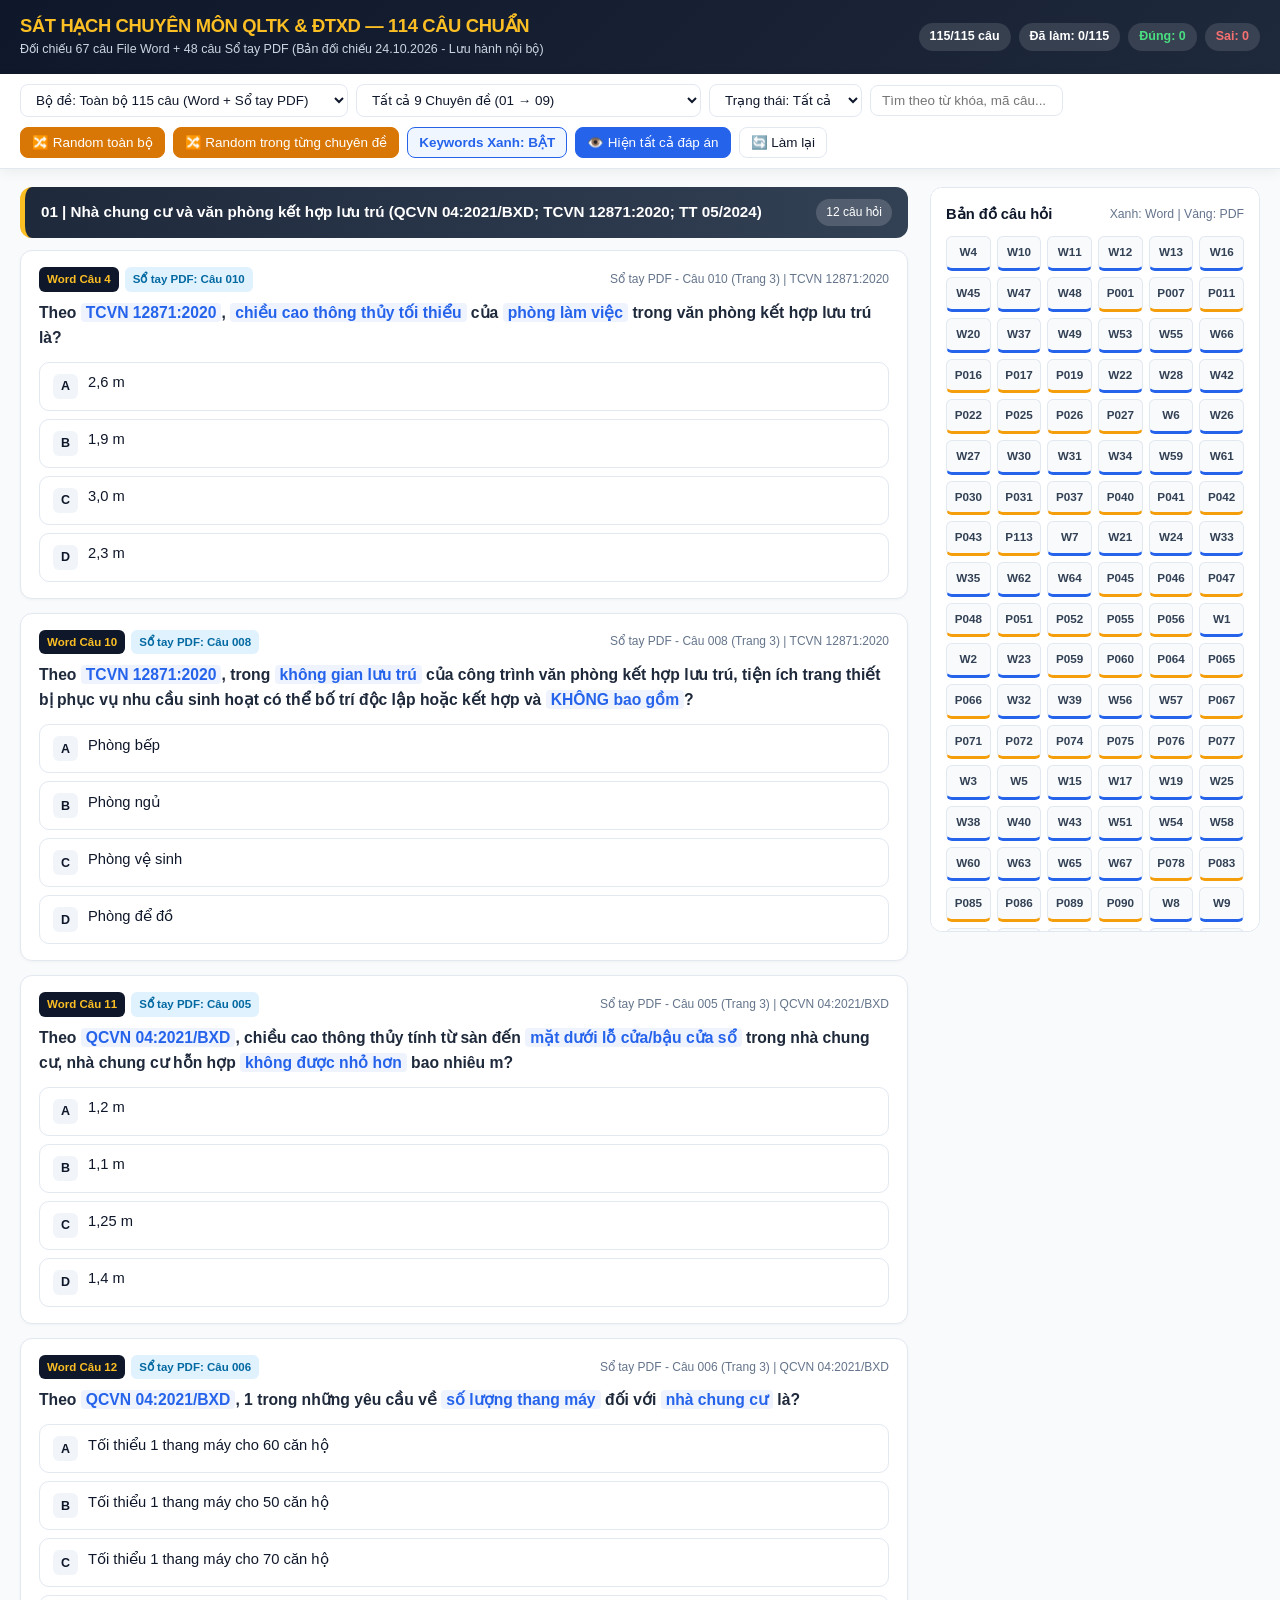
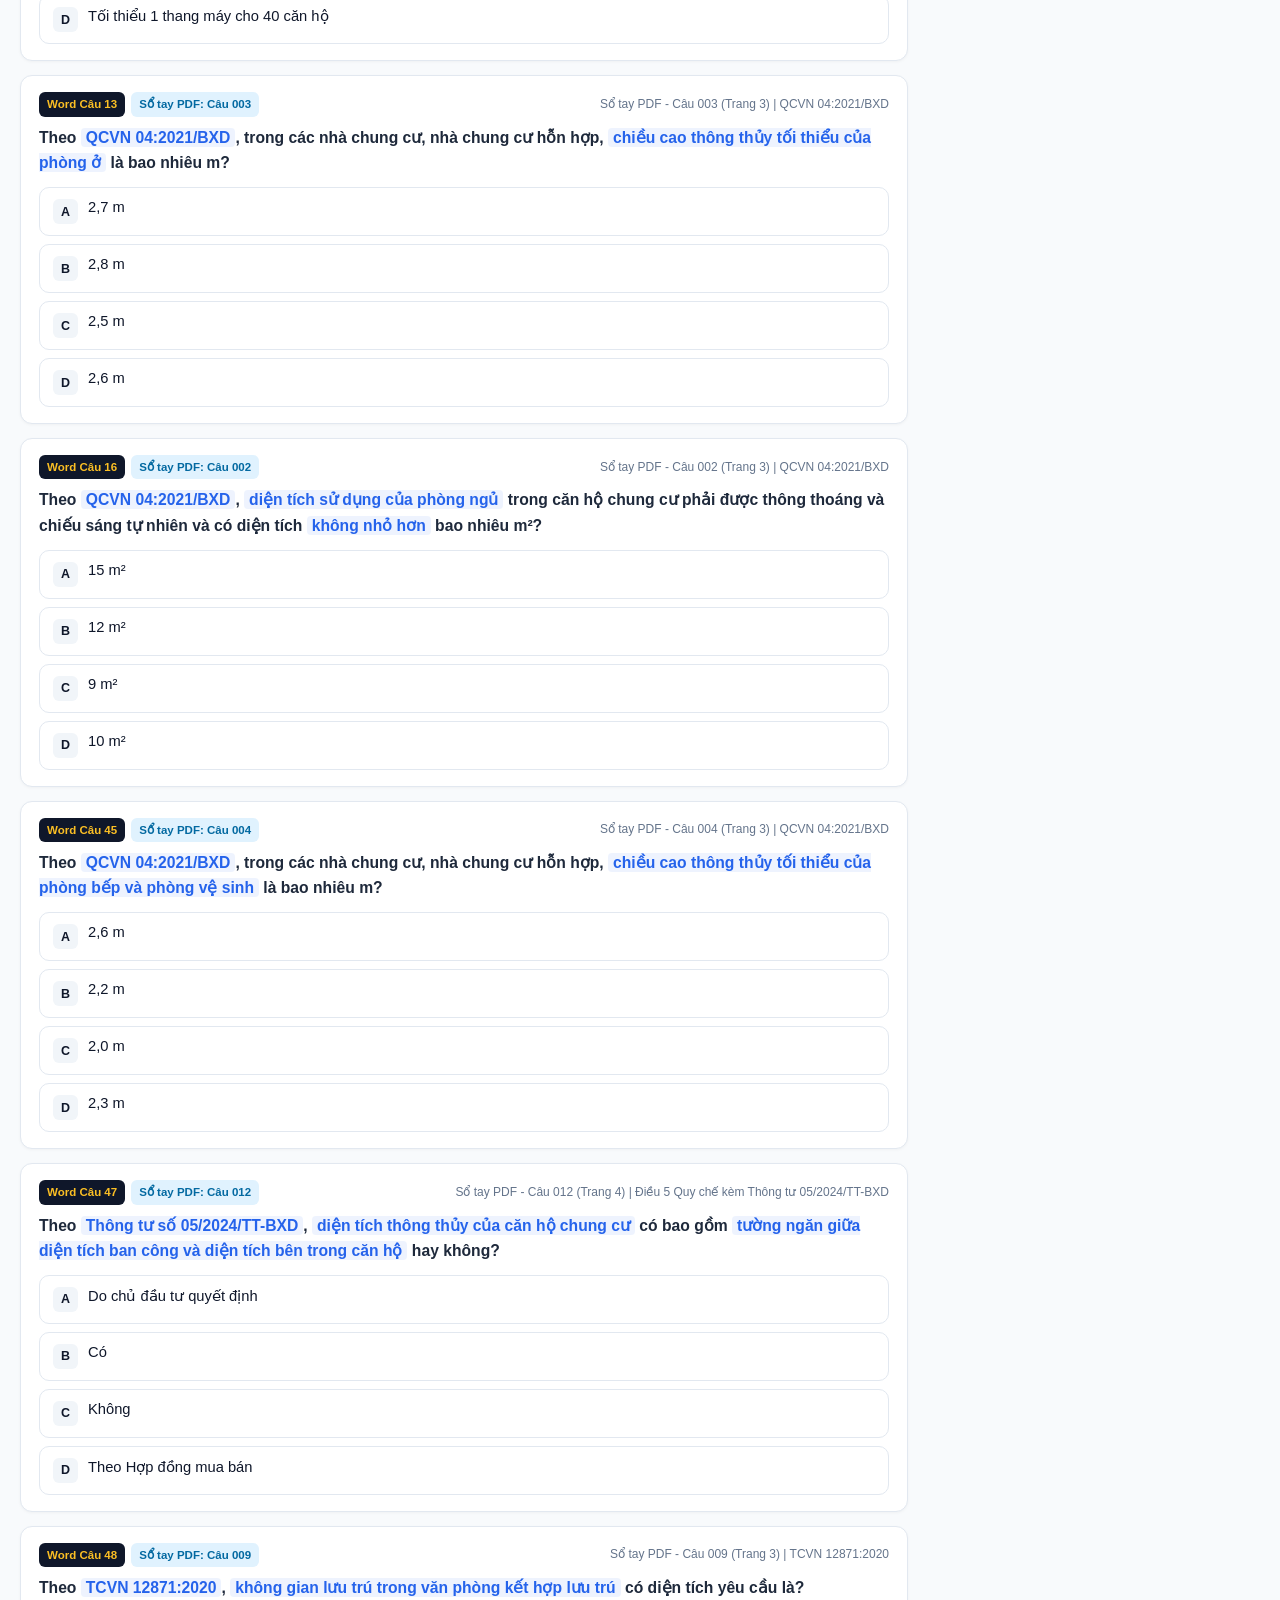
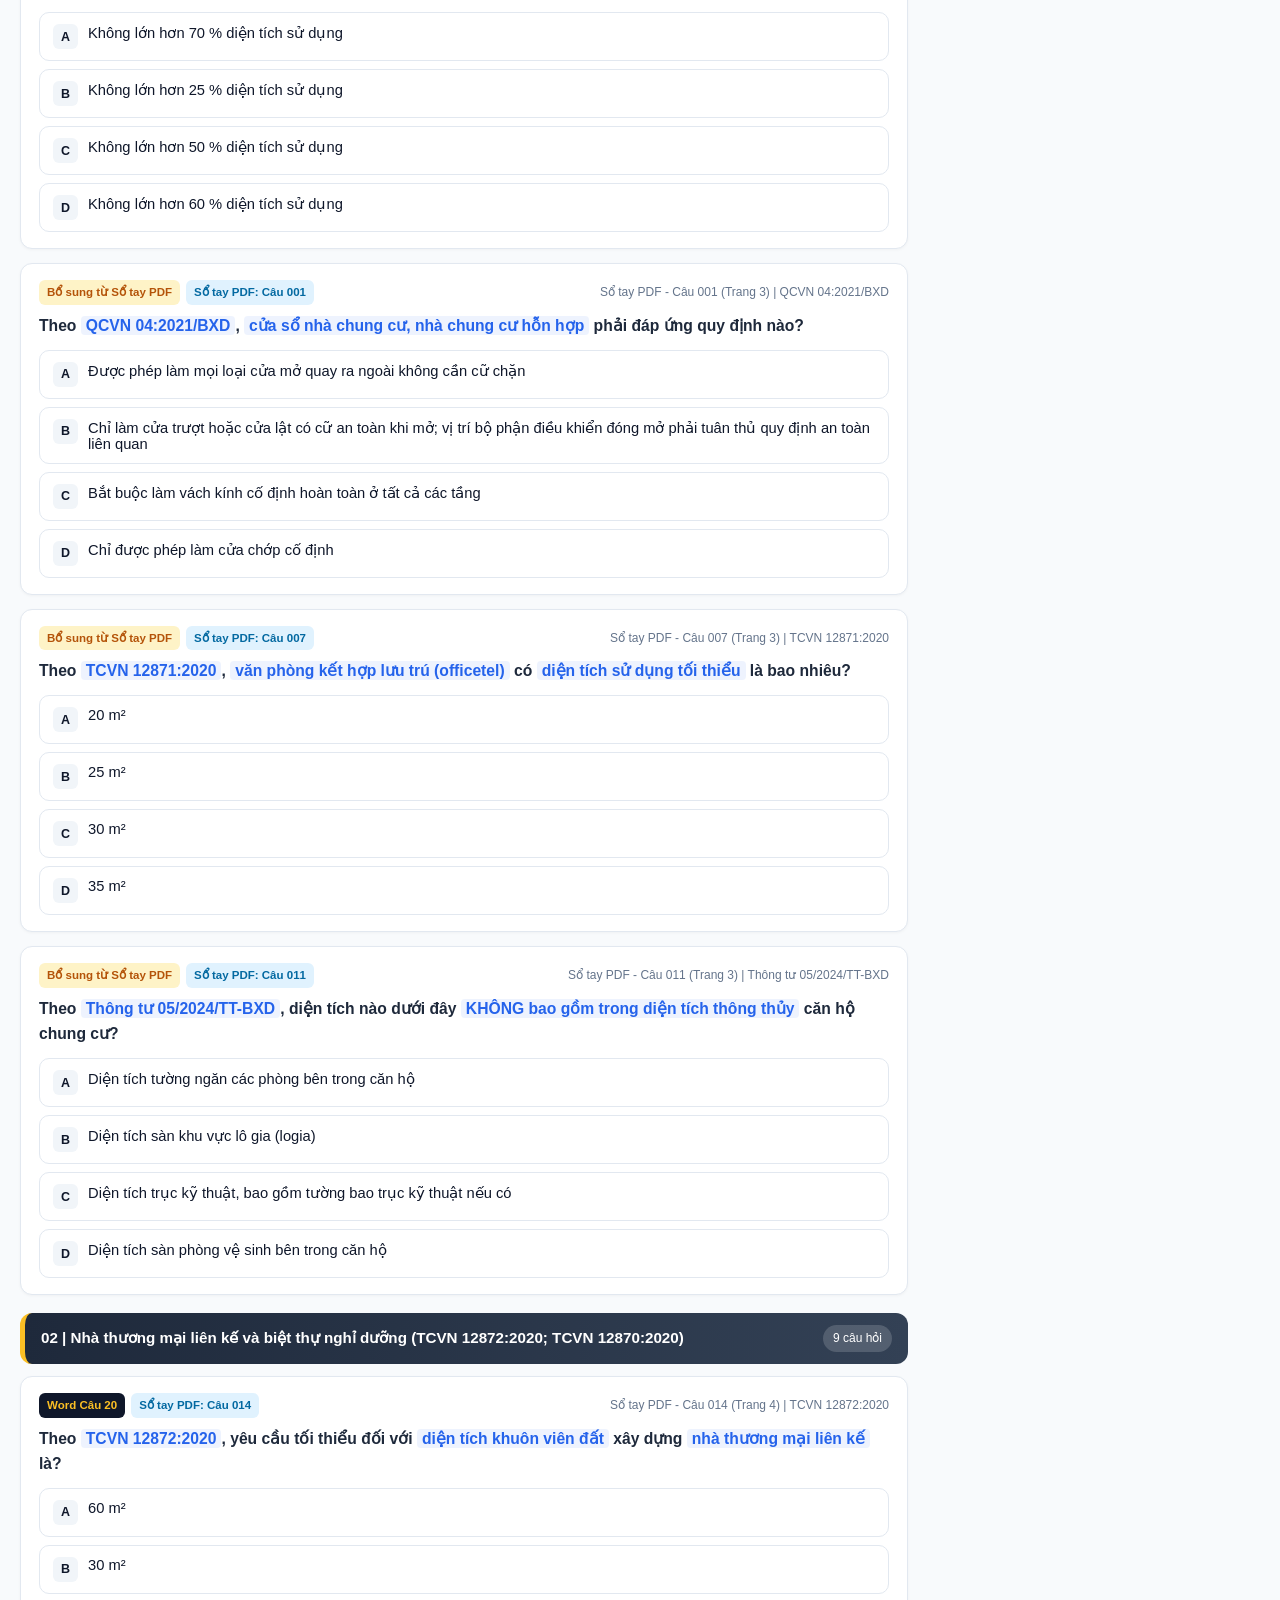
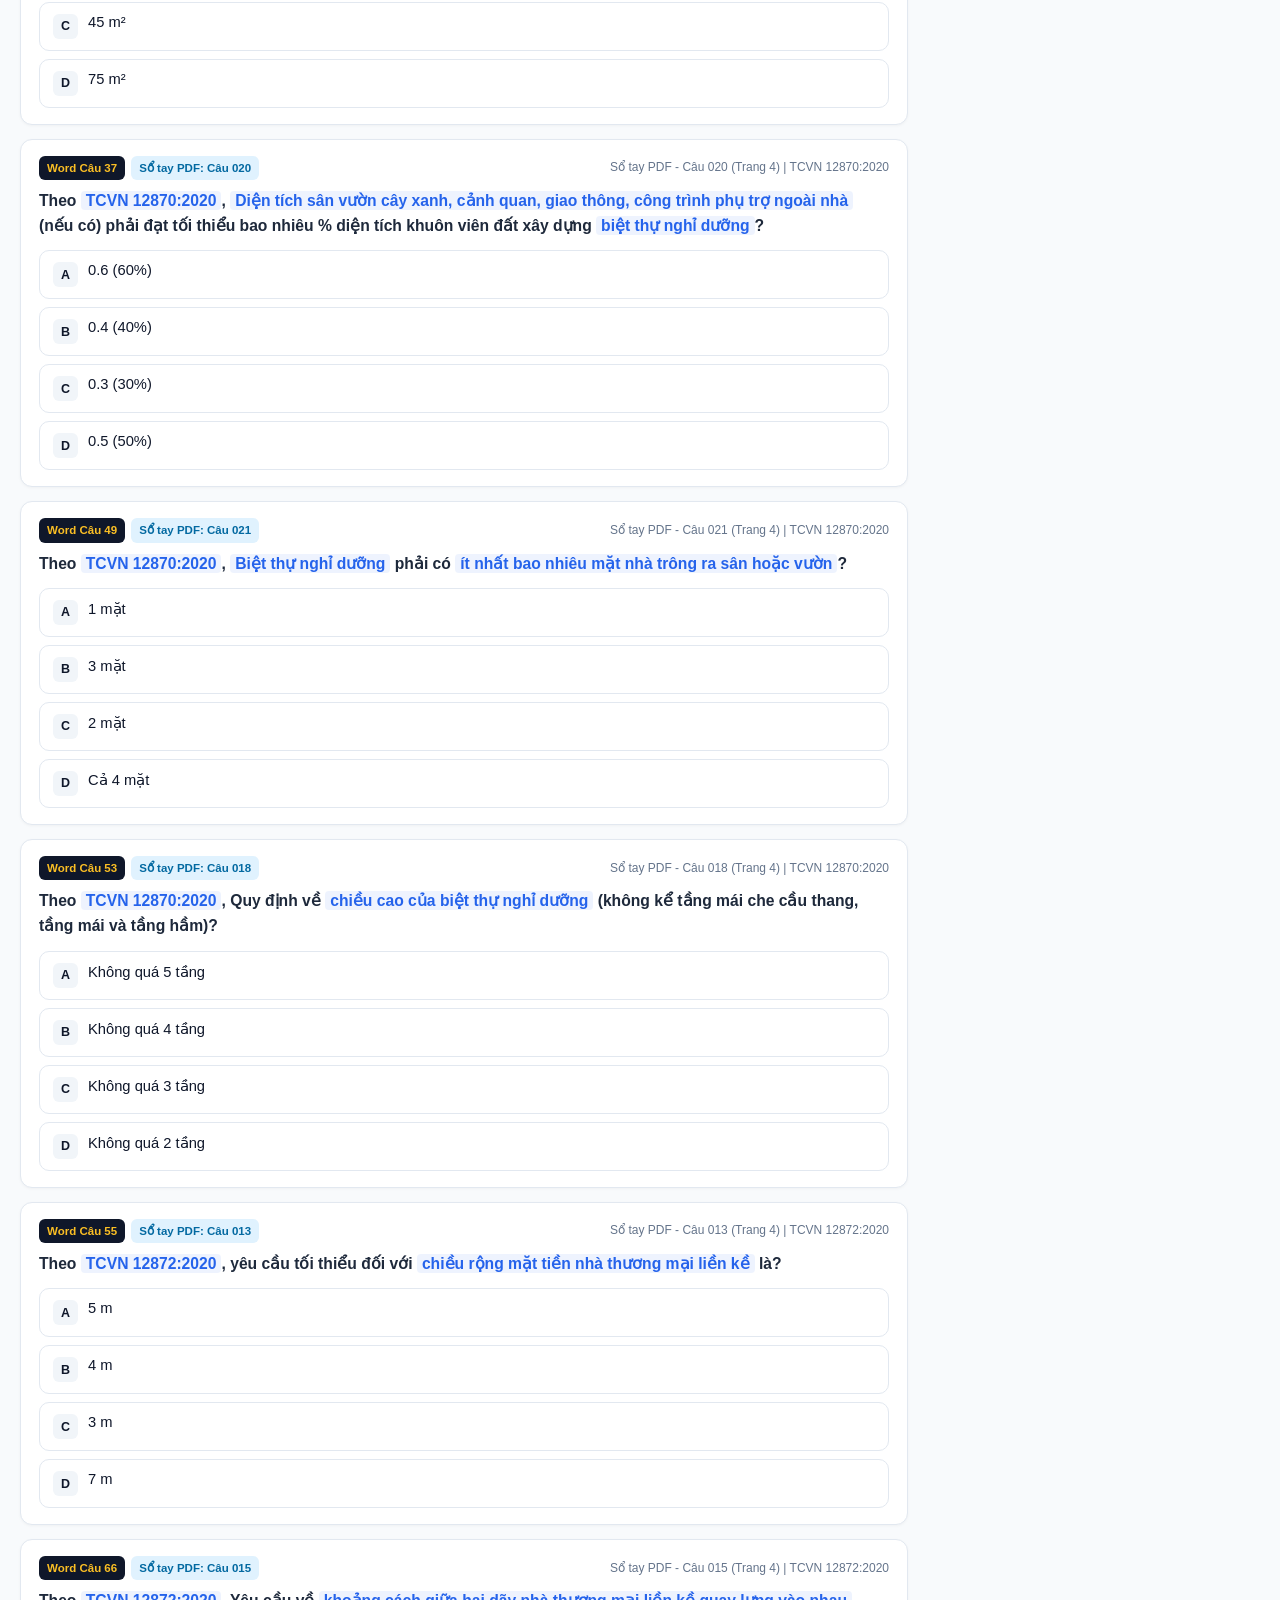
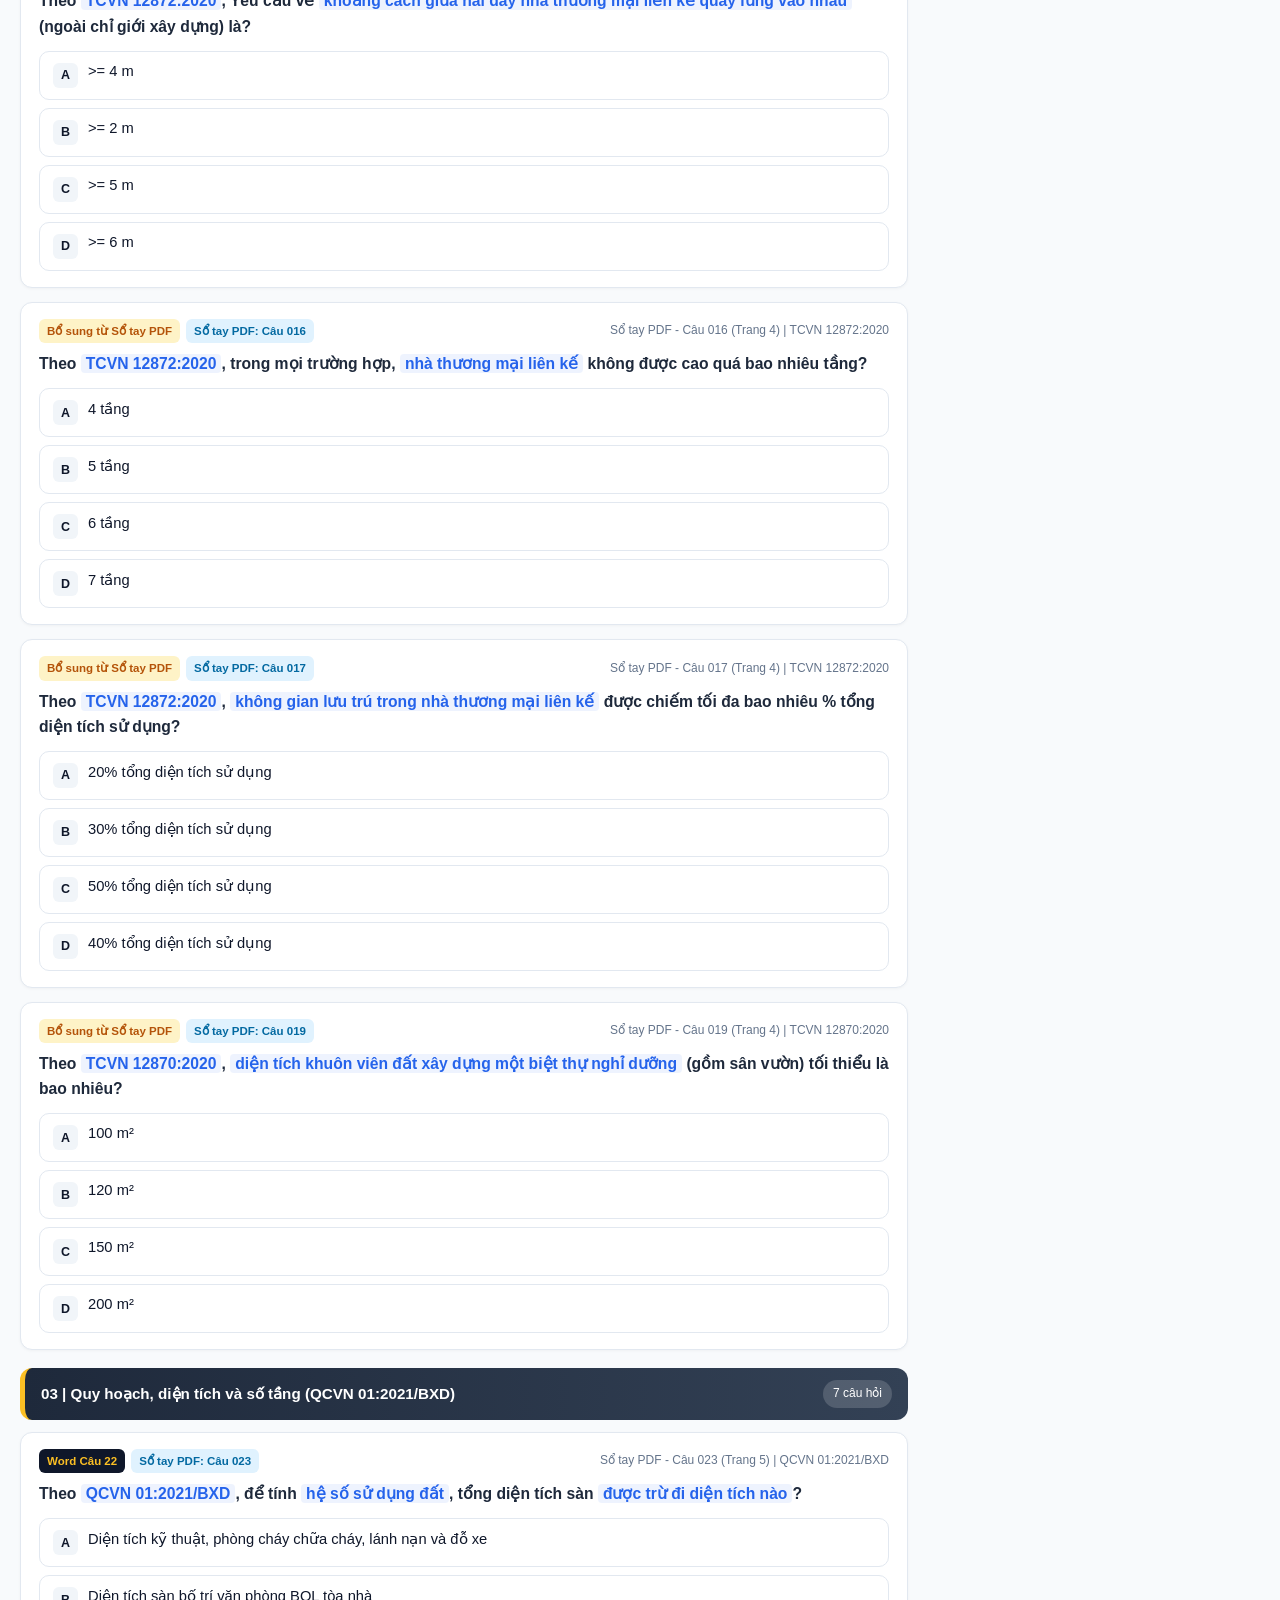
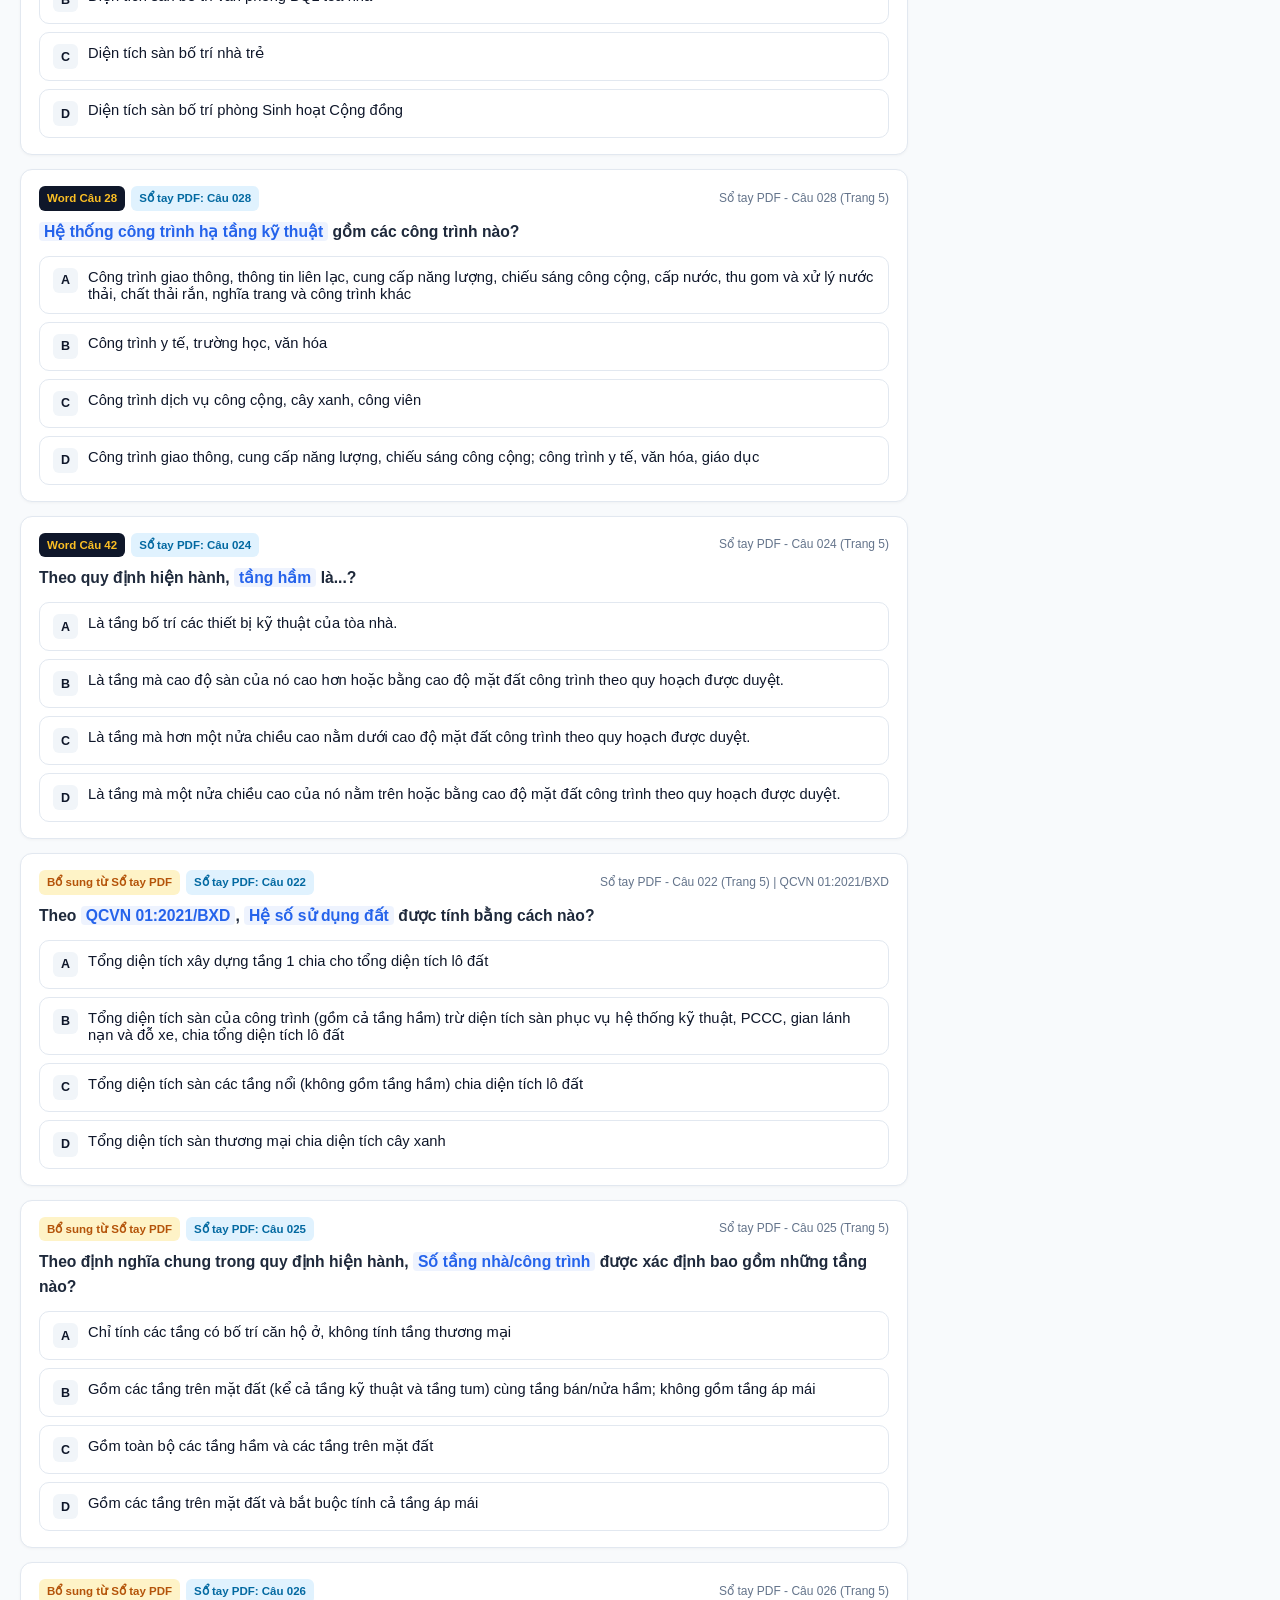
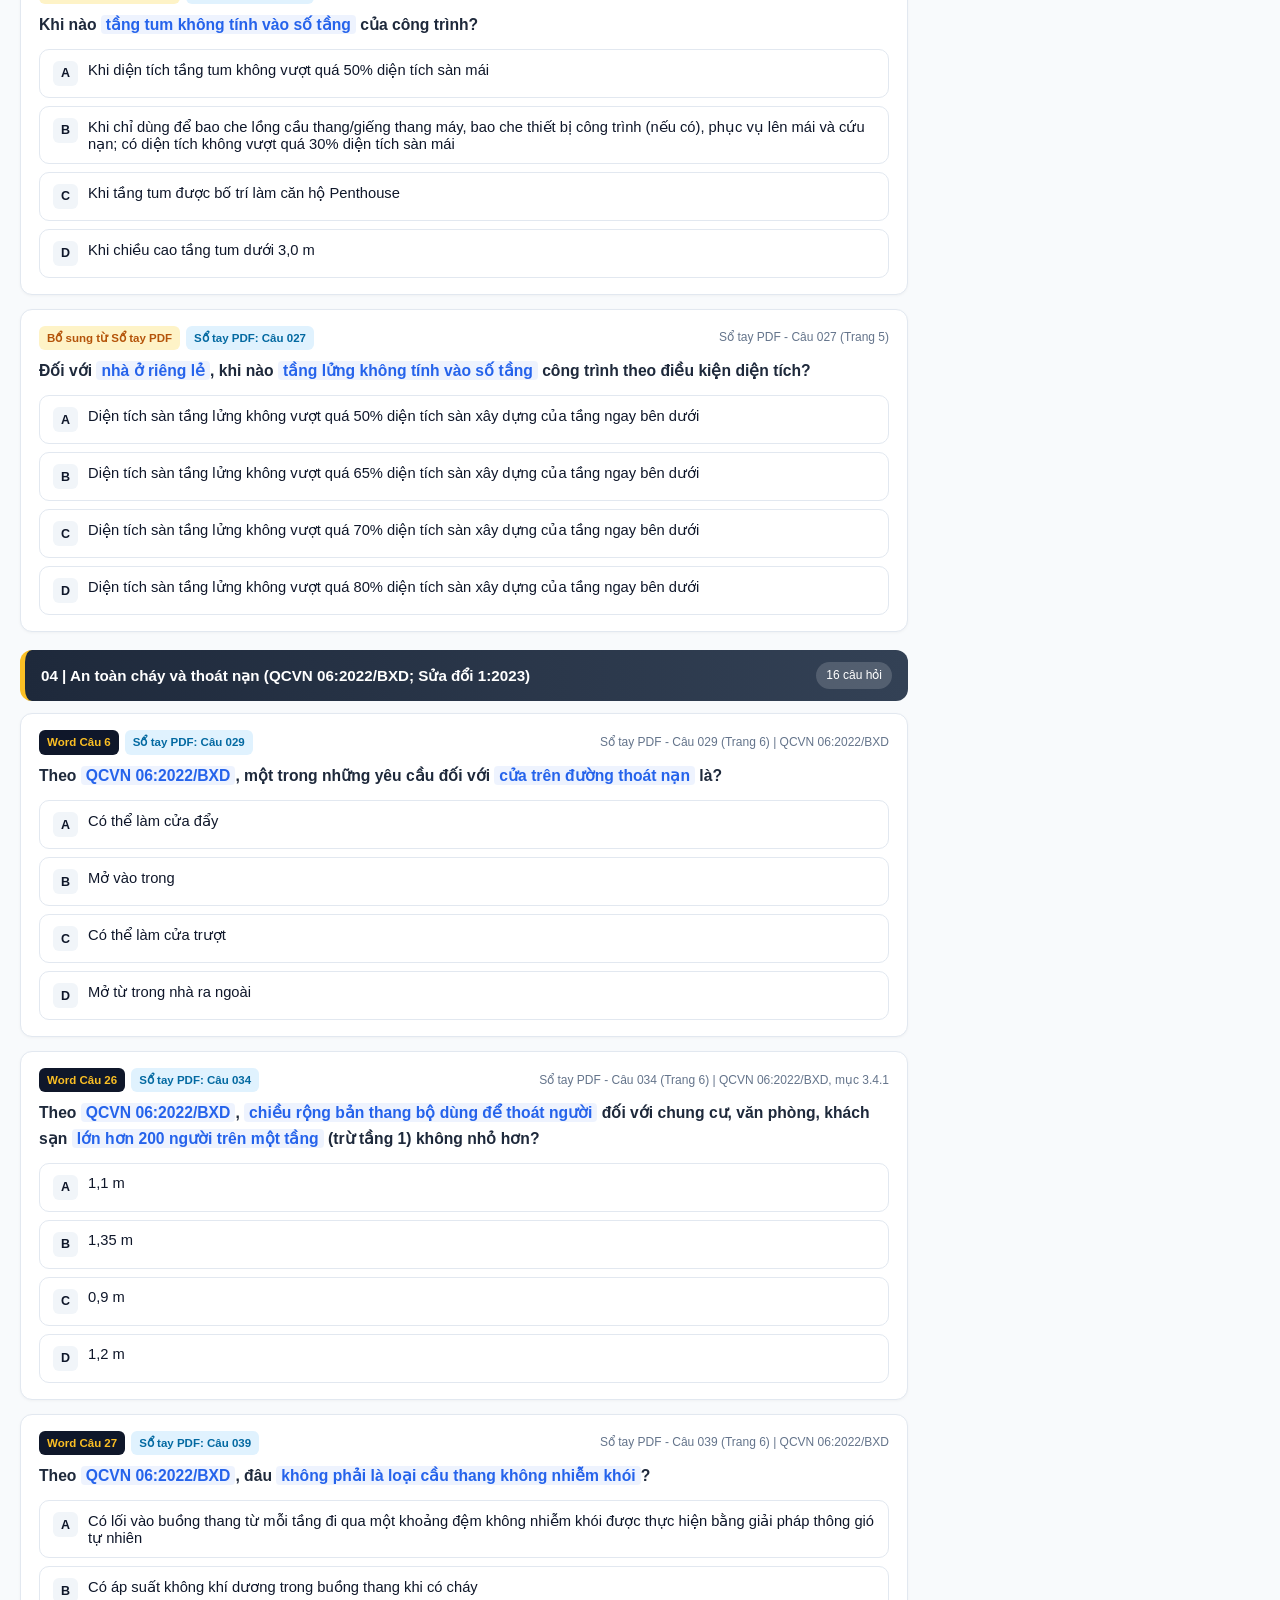
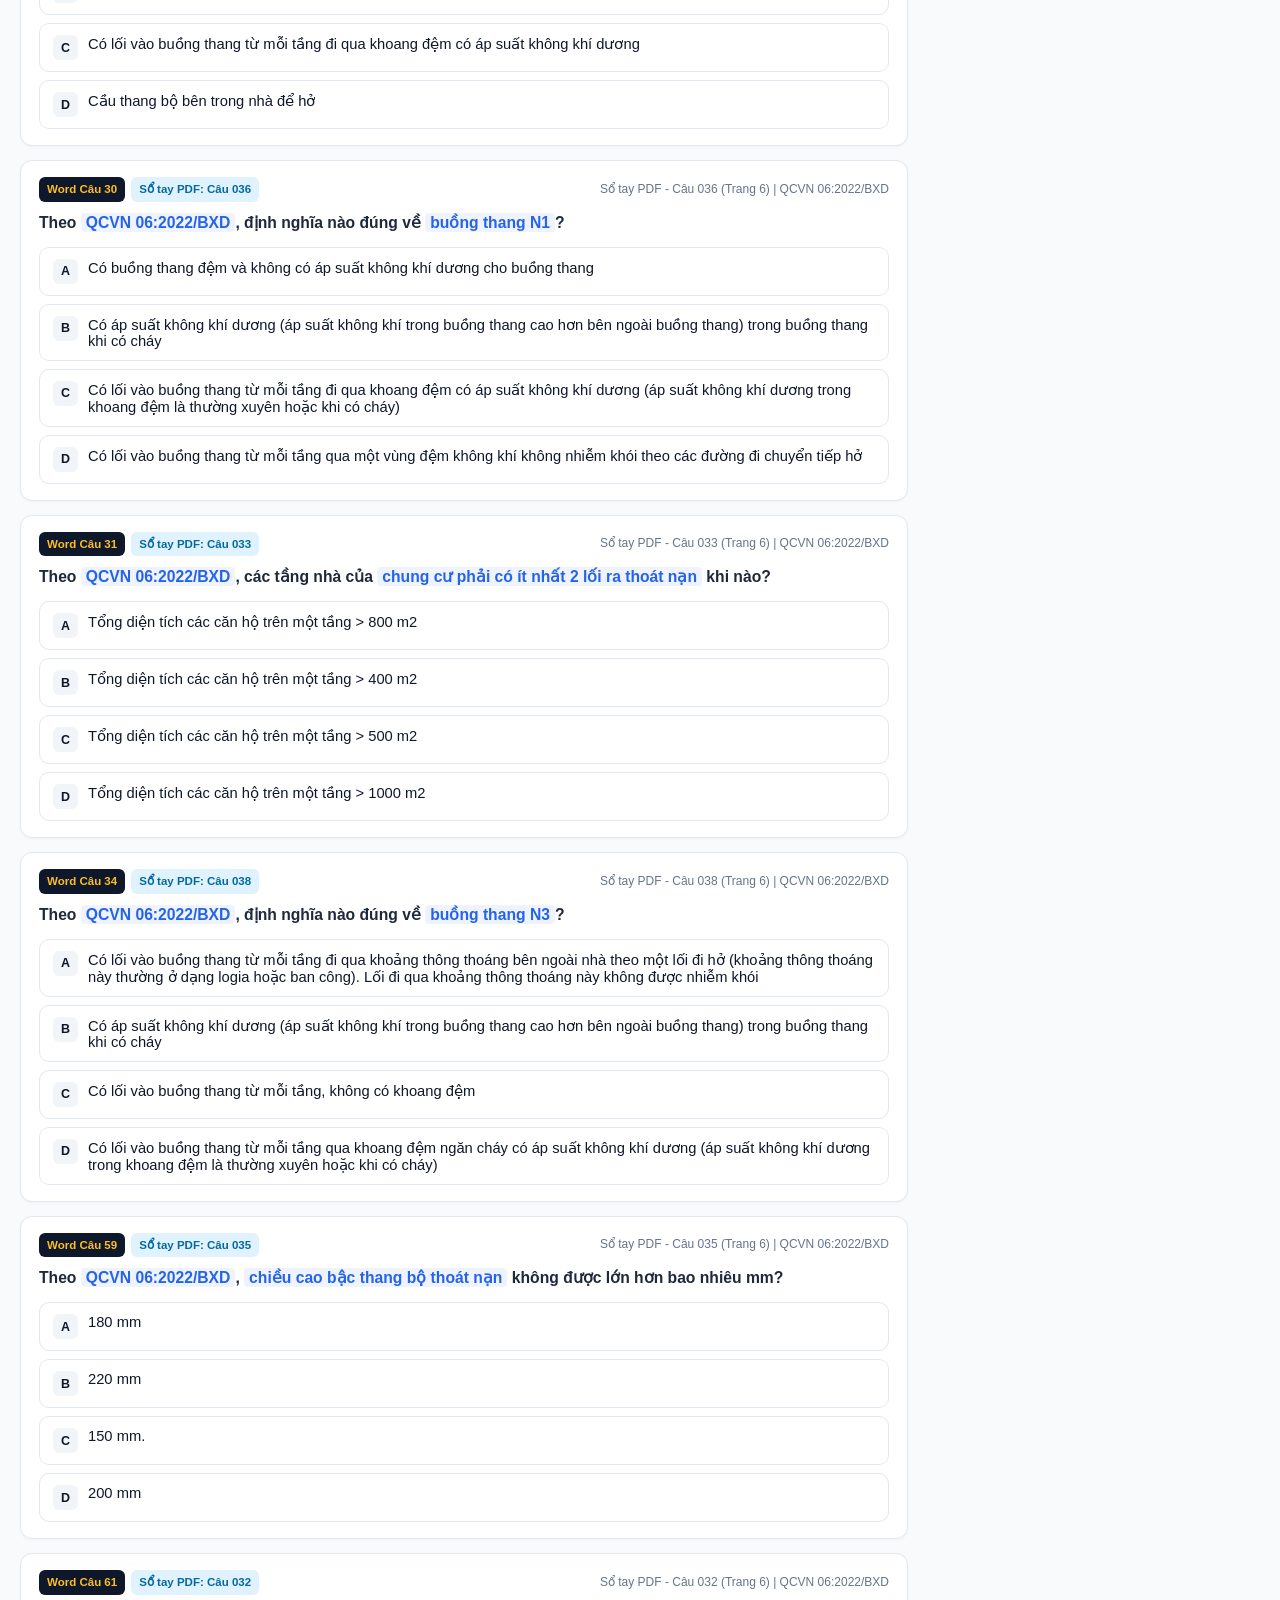
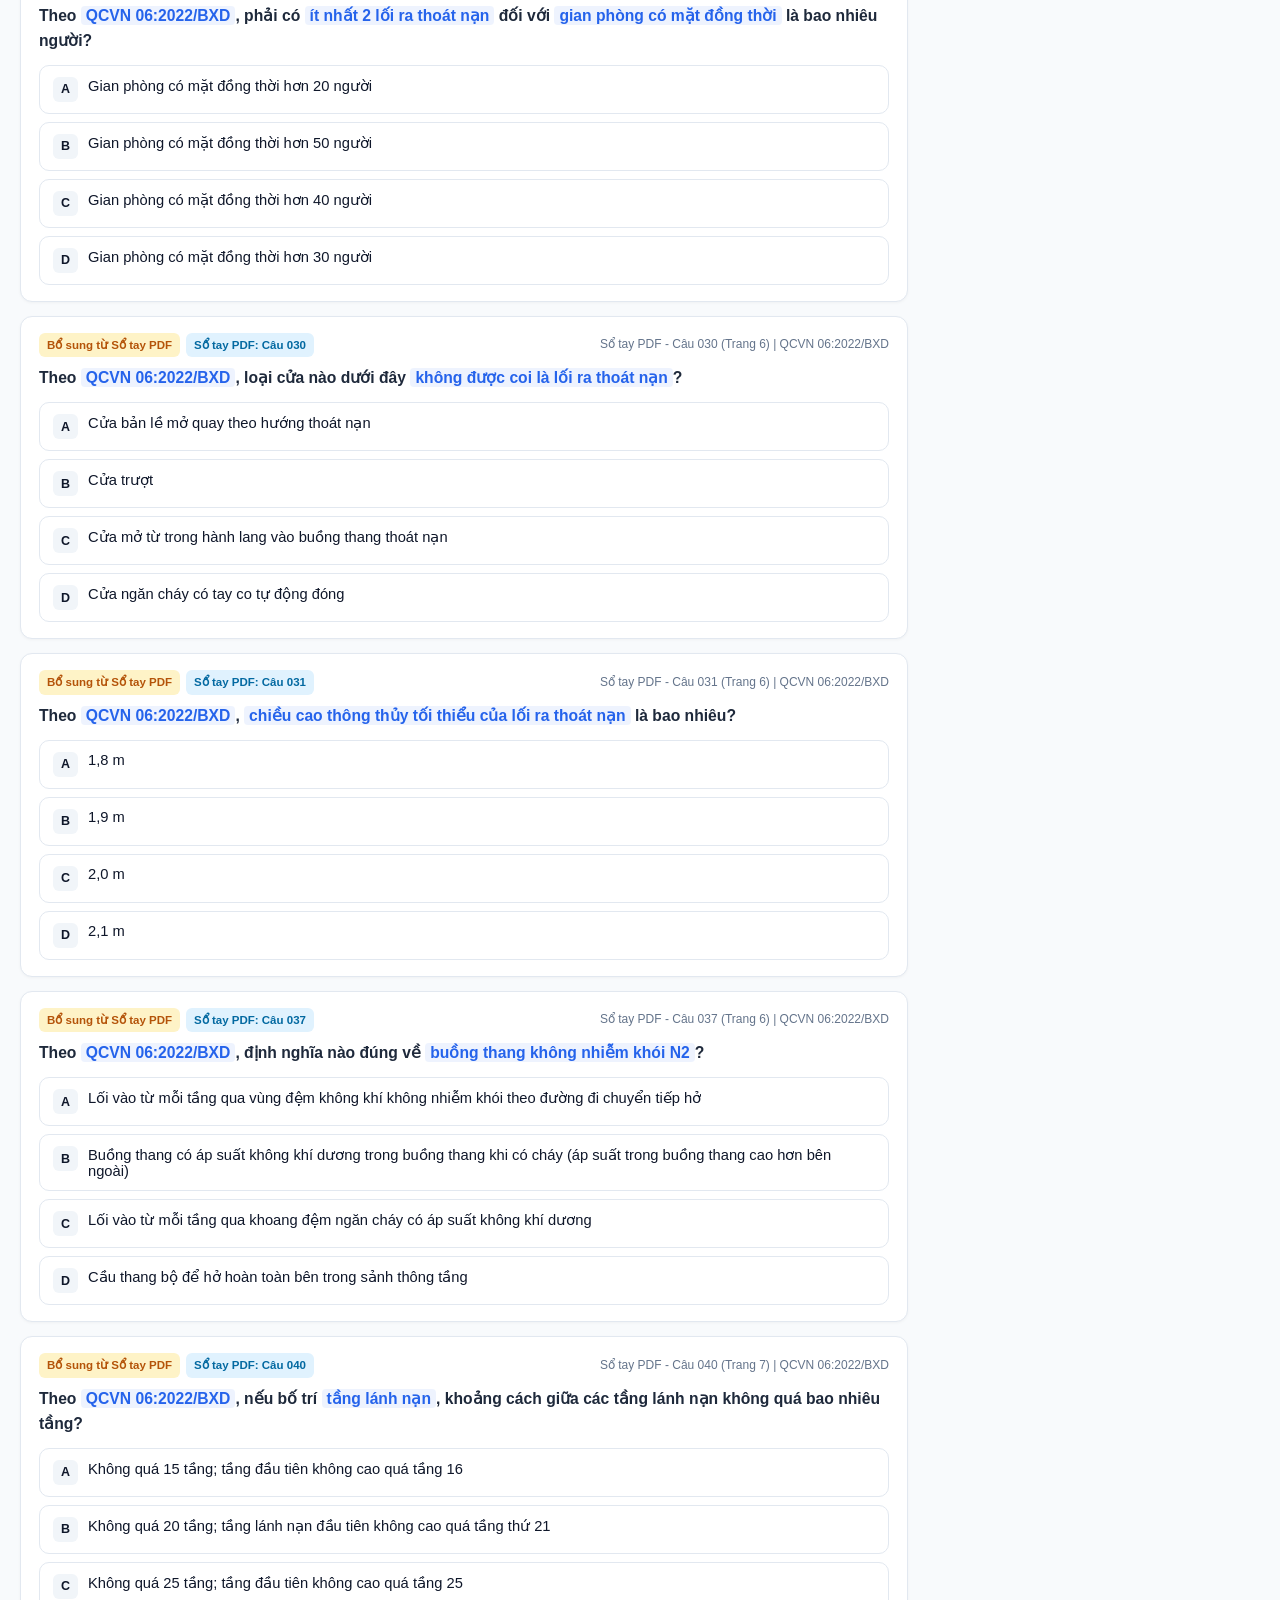
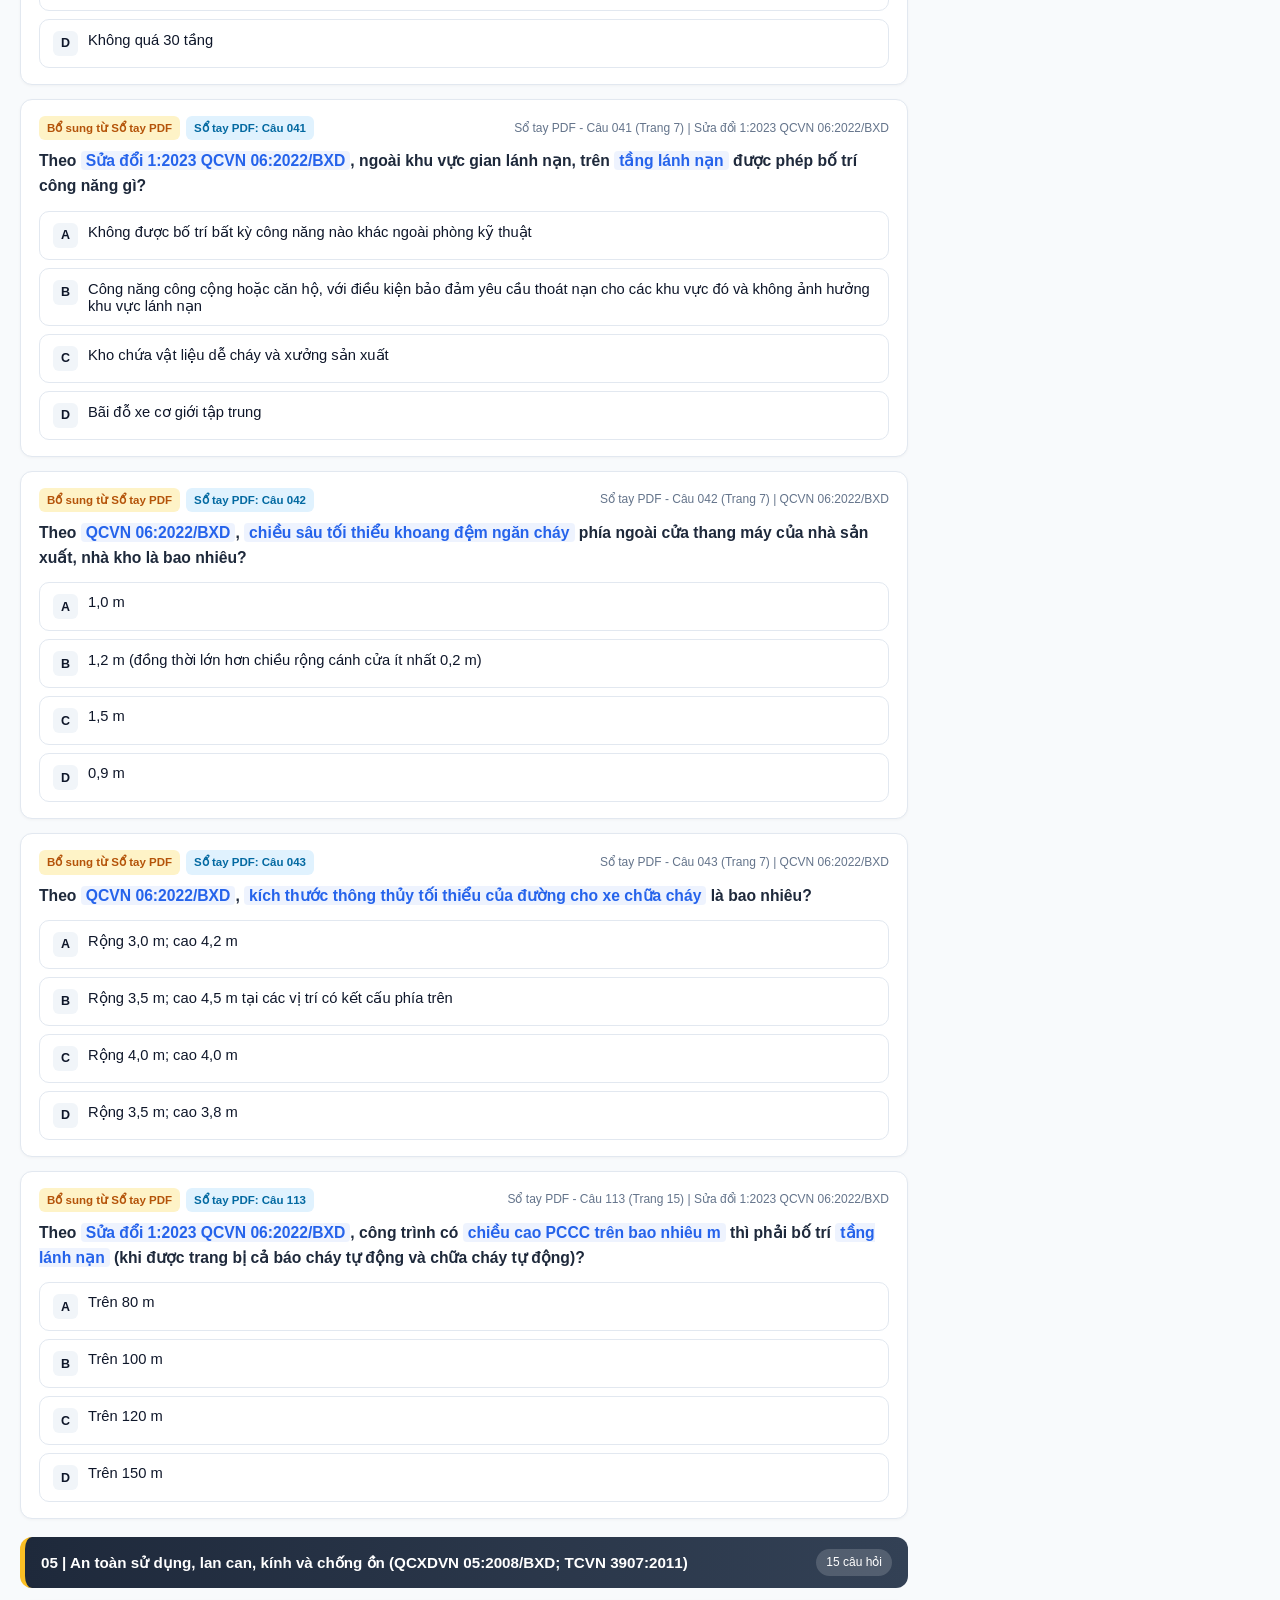
<file: index.html>
<!DOCTYPE html>
<html lang="vi">
<head>
  <meta charset="UTF-8" />
  <meta name="viewport" content="width=device-width, initial-scale=1.0, maximum-scale=1.0, user-scalable=no" />
  <title>Sát Hạch Chuyên Môn QLTK & ĐTXD 2026 - 114 Câu Hỏi Chuẩn</title>
  <style>
    :root {
      --primary: #d97706;
      --primary-dark: #b45309;
      --kw-blue: #2563eb;
      --kw-bg: #eff6ff;
      --success: #16a34a;
      --success-bg: #f0fdf4;
      --danger: #dc2626;
      --danger-bg: #fef2f2;
      --bg: #f8fafc;
      --card: #ffffff;
      --text: #0f172a;
      --muted: #64748b;
      --border: #e2e8f0;
    }

    * { box-sizing: border-box; margin: 0; padding: 0; }
    body {
      font-family: -apple-system, BlinkMacSystemFont, "Segoe UI", Roboto, "Helvetica Neue", Arial, sans-serif;
      background: var(--bg);
      color: var(--text);
      line-height: 1.6;
      -webkit-tap-highlight-color: transparent;
    }

    /* Khối Top-Wrapper gom Header + Toolbar để trượt ẩn mượt mà khi vuốt xuống */
    .top-bar-wrapper {
      position: sticky;
      top: 0;
      z-index: 100;
      transition: transform 0.3s cubic-bezier(0.4, 0, 0.2, 1), opacity 0.25s ease;
      will-change: transform;
    }

    .top-bar-wrapper.nav-hidden {
      transform: translateY(-105%);
      pointer-events: none;
    }

    header {
      background: linear-gradient(135deg, #0f172a 0%, #1e293b 100%);
      color: #fff;
      padding: 14px 20px;
      box-shadow: 0 2px 8px rgba(0,0,0,0.12);
    }

    .header-inner {
      max-width: 1440px;
      margin: 0 auto;
      display: flex;
      flex-wrap: wrap;
      justify-content: space-between;
      align-items: center;
      gap: 10px;
    }

    .brand h1 {
      font-size: 1.15rem;
      font-weight: 800;
      color: #fbbf24;
      letter-spacing: -0.02em;
      line-height: 1.3;
    }

    .brand p {
      font-size: 0.78rem;
      color: #cbd5e1;
      margin-top: 2px;
    }

    .stats-bar {
      display: flex;
      gap: 8px;
      flex-wrap: wrap;
      align-items: center;
    }

    .stat-pill {
      background: rgba(255,255,255,0.12);
      padding: 4px 11px;
      border-radius: 999px;
      font-size: 0.78rem;
      font-weight: 600;
    }
    .stat-pill.correct { color: #4ade80; }
    .stat-pill.wrong { color: #f87171; }

    .toolbar {
      background: rgba(255, 255, 255, 0.97);
      backdrop-filter: blur(8px);
      border-bottom: 1px solid var(--border);
      padding: 10px 20px;
      box-shadow: 0 4px 12px rgba(0,0,0,0.05);
    }

    .toolbar-inner {
      max-width: 1440px;
      margin: 0 auto;
      display: flex;
      flex-wrap: wrap;
      gap: 8px;
      align-items: center;
      justify-content: space-between;
    }

    .filter-group {
      display: flex;
      flex-wrap: wrap;
      gap: 8px;
      align-items: center;
    }

    select, input[type="text"], .btn {
      padding: 7px 11px;
      border-radius: 8px;
      border: 1px solid var(--border);
      font-size: 0.84rem;
      font-weight: 500;
      background: #fff;
      color: var(--text);
      cursor: pointer;
      transition: all 0.15s ease;
    }

    input[type="text"] {
      min-width: 190px;
      cursor: text;
    }

    .btn:hover { background: #f1f5f9; }
    .btn-primary {
      background: var(--kw-blue);
      color: #fff;
      border-color: var(--kw-blue);
    }
    .btn-primary:hover { background: #1d4ed8; }

    .btn-amber {
      background: var(--primary);
      color: #fff;
      border-color: var(--primary);
    }
    .btn-amber:hover { background: var(--primary-dark); }

    .btn-outline-blue {
      border-color: var(--kw-blue);
      color: var(--kw-blue);
      background: var(--kw-bg);
      font-weight: 600;
    }

    /* Nút thu gọn/mở rộng thanh công cụ trên Mobile */
    .mobile-toggle-bar {
      display: none;
      width: 100%;
      justify-content: space-between;
      align-items: center;
      gap: 8px;
    }

    /* Nút nổi góc dưới bên phải giúp mở nhanh bộ lọc hoặc lên đầu trang */
    .floating-controls {
      position: fixed;
      bottom: 18px;
      right: 16px;
      z-index: 120;
      display: flex;
      gap: 8px;
      opacity: 0;
      transform: translateY(20px);
      pointer-events: none;
      transition: all 0.25s ease;
    }

    .floating-controls.visible {
      opacity: 1;
      transform: translateY(0);
      pointer-events: auto;
    }

    .fab-btn {
      background: #0f172a;
      color: #fbbf24;
      border: 1px solid rgba(251, 191, 36, 0.4);
      padding: 9px 14px;
      border-radius: 999px;
      font-size: 0.82rem;
      font-weight: 700;
      box-shadow: 0 6px 16px rgba(15, 23, 42, 0.28);
      cursor: pointer;
      display: flex;
      align-items: center;
      gap: 6px;
    }

    .layout {
      max-width: 1440px;
      margin: 18px auto;
      padding: 0 20px 60px;
      display: grid;
      grid-template-columns: 1fr 330px;
      gap: 22px;
      align-items: start;
    }

    @media (max-width: 1024px) {
      .layout { grid-template-columns: 1fr; padding: 0 14px 70px; margin: 12px auto; }
      header { padding: 10px 14px; }
      .brand p { display: none; }
      .brand h1 { font-size: 1rem; }
      .toolbar { padding: 8px 14px; }
      .mobile-toggle-bar { display: flex; }
      .toolbar-collapsible {
        display: none;
        width: 100%;
        padding-top: 8px;
        border-top: 1px dashed var(--border);
        margin-top: 6px;
      }
      .toolbar-collapsible.open {
        display: flex;
        flex-direction: column;
        gap: 8px;
      }
      .filter-group { width: 100%; }
      .filter-group select, .filter-group input[type="text"] {
        width: 100%;
        font-size: 0.85rem;
      }
      .sidebar { position: static !important; max-height: none !important; }
    }

    .section-banner {
      background: linear-gradient(90deg, #1e293b 0%, #334155 100%);
      color: #fff;
      padding: 12px 16px;
      border-radius: 12px;
      margin: 18px 0 12px;
      display: flex;
      justify-content: space-between;
      align-items: center;
      gap: 10px;
      border-left: 5px solid #fbbf24;
    }

    .section-banner:first-child { margin-top: 0; }
    .section-banner h2 { font-size: 0.95rem; font-weight: 700; line-height: 1.35; }
    .section-banner span {
      font-size: 0.75rem;
      background: rgba(255,255,255,0.16);
      padding: 4px 10px;
      border-radius: 99px;
      white-space: nowrap;
    }

    .q-card {
      background: var(--card);
      border: 1px solid var(--border);
      border-radius: 12px;
      padding: 16px 18px;
      margin-bottom: 14px;
      box-shadow: 0 1px 3px rgba(0,0,0,0.04);
      transition: border-color 0.2s;
    }

    .q-card.answered-correct { border-left: 5px solid var(--success); }
    .q-card.answered-wrong { border-left: 5px solid var(--danger); }

    .q-meta {
      display: flex;
      justify-content: space-between;
      align-items: center;
      margin-bottom: 8px;
      flex-wrap: wrap;
      gap: 6px;
    }

    .badge {
      font-size: 0.72rem;
      font-weight: 700;
      padding: 3px 8px;
      border-radius: 6px;
    }

    .badge-word { background: #0f172a; color: #fbbf24; }
    .badge-pdf { background: #e0f2fe; color: #0369a1; }
    .badge-extra { background: #fef3c7; color: #b45309; }
    .badge-pos { background: #f1f5f9; color: #475569; }

    .q-text {
      font-size: 0.98rem;
      font-weight: 600;
      margin-bottom: 12px;
      color: #1e293b;
    }

    body.kw-active .kw {
      color: var(--kw-blue);
      font-weight: 700;
      background: rgba(37, 99, 235, 0.08);
      padding: 1px 5px;
      border-radius: 4px;
    }

    .options-list {
      display: grid;
      gap: 8px;
    }

    .opt-btn {
      width: 100%;
      text-align: left;
      padding: 11px 13px;
      border: 1.5px solid var(--border);
      border-radius: 10px;
      background: #fff;
      font-size: 0.92rem;
      color: var(--text);
      cursor: pointer;
      display: flex;
      align-items: flex-start;
      gap: 10px;
      transition: all 0.15s ease;
    }

    .opt-btn:hover {
      border-color: var(--kw-blue);
      background: #f8fafc;
    }

    .opt-letter {
      font-weight: 800;
      min-width: 25px;
      height: 25px;
      border-radius: 6px;
      background: #f1f5f9;
      display: inline-flex;
      align-items: center;
      justify-content: center;
      font-size: 0.78rem;
      flex-shrink: 0;
    }

    .opt-btn.correct {
      border-color: var(--success);
      background: var(--success-bg);
      color: #065f46;
      font-weight: 600;
    }
    .opt-btn.correct .opt-letter {
      background: var(--success);
      color: #fff;
    }

    .opt-btn.wrong {
      border-color: var(--danger);
      background: var(--danger-bg);
      color: #991b1b;
    }
    .opt-btn.wrong .opt-letter {
      background: var(--danger);
      color: #fff;
    }

    .explain-box {
      margin-top: 12px;
      padding: 11px 14px;
      border-radius: 9px;
      background: #f8fafc;
      border-left: 4px solid var(--kw-blue);
      font-size: 0.86rem;
      display: none;
    }

    .explain-box.show { display: block; }
    .explain-cite {
      font-weight: 700;
      color: var(--kw-blue);
      margin-bottom: 4px;
      display: block;
    }

    .sidebar {
      background: #fff;
      border: 1px solid var(--border);
      border-radius: 12px;
      padding: 15px;
      position: sticky;
      top: 135px;
      max-height: calc(100vh - 155px);
      overflow-y: auto;
    }

    .sidebar h3 {
      font-size: 0.92rem;
      margin-bottom: 10px;
      display: flex;
      justify-content: space-between;
      align-items: center;
    }

    .map-grid {
      display: grid;
      grid-template-columns: repeat(6, 1fr);
      gap: 6px;
    }

    .map-item {
      padding: 6px 2px;
      font-size: 0.73rem;
      font-weight: 700;
      text-align: center;
      border-radius: 6px;
      border: 1px solid var(--border);
      cursor: pointer;
      background: #f8fafc;
      color: #334155;
    }

    .map-item:hover { border-color: var(--kw-blue); }
    .map-item.done-ok { background: var(--success); color: #fff; border-color: var(--success); }
    .map-item.done-err { background: var(--danger); color: #fff; border-color: var(--danger); }
    .map-item.is-word { border-bottom: 3px solid #2563eb; }
    .map-item.is-pdf-extra { border-bottom: 3px solid #f59e0b; }

    @media (min-width: 1025px) {
      .toolbar-collapsible {
        display: flex !important;
        width: 100%;
        justify-content: space-between;
        align-items: center;
        flex-wrap: wrap;
        gap: 10px;
      }
    }
  </style>
</head>
<body class="kw-active">

<!-- Khối Header + Options Bar tự động trượt ẩn khi vuốt xuống -->
<div class="top-bar-wrapper" id="top-bar">
  <header>
    <div class="header-inner">
      <div class="brand">
        <h1>SÁT HẠCH CHUYÊN MÔN QLTK & ĐTXD — 114 CÂU CHUẨN</h1>
        <p>Đối chiếu 67 câu File Word + 48 câu Sổ tay PDF (Bản đối chiếu 24.10.2026 - Lưu hành nội bộ)</p>
      </div>
      <div class="stats-bar">
        <div class="stat-pill" id="stat-total">115 câu</div>
        <div class="stat-pill" id="stat-done">Đã làm: 0/115</div>
        <div class="stat-pill correct" id="stat-ok">Đúng: 0</div>
        <div class="stat-pill wrong" id="stat-err">Sai: 0</div>
      </div>
    </div>
  </header>

  <div class="toolbar">
    <div class="toolbar-inner">
      <!-- Thanh điều khiển rút gọn trên điện thoại -->
      <div class="mobile-toggle-bar">
        <div style="display:flex;gap:6px;flex-wrap:wrap;">
          <button class="btn btn-amber" style="padding:6px 10px;font-size:0.78rem;" onclick="shuffleQuestions('ALL')">🔀 Random tất cả</button>
          <button class="btn btn-amber" style="padding:6px 10px;font-size:0.78rem;" onclick="shuffleQuestions('CAT')">🔀 Random mục</button>
          <button class="btn btn-primary" id="btn-reveal-mob" style="padding:6px 10px;font-size:0.78rem;" onclick="toggleRevealAll()">👁️ Đáp án</button>
        </div>
        <button class="btn btn-outline-blue" id="btn-mob-expand" style="padding:6px 10px;font-size:0.78rem;" onclick="toggleMobileDrawer()">⚙️ Bộ lọc ▾</button>
      </div>

      <!-- Khối bộ lọc chi tiết -->
      <div class="toolbar-collapsible" id="toolbar-drawer">
        <div class="filter-group">
          <select id="filter-source" onchange="renderAll()">
            <option value="ALL">Bộ đề: Toàn bộ 115 câu (Word + Sổ tay PDF)</option>
            <option value="WORD">Chỉ 67 câu trong File Word (Đề thi trắc nghiệm)</option>
            <option value="PDF_EXTRA">Chỉ 48 câu bổ sung từ Sổ tay PDF</option>
          </select>

          <select id="filter-cat" onchange="renderAll()">
            <option value="ALL">Tất cả 9 Chuyên đề (01 → 09)</option>
            <option value="C1">01 | Nhà chung cư & Văn phòng kết hợp lưu trú</option>
            <option value="C2">02 | Nhà thương mại liên kế & Biệt thự nghỉ dưỡng</option>
            <option value="C3">03 | Quy hoạch, diện tích và số tầng</option>
            <option value="C4">04 | An toàn cháy và thoát nạn (QCVN 06)</option>
            <option value="C5">05 | An toàn sử dụng, lan can, kính & chống ồn</option>
            <option value="C6">06 | Tiếp cận sử dụng cho người khuyết tật</option>
            <option value="C7">07 | Gara, thang máy và năng lượng</option>
            <option value="C8">08 | Thiết kế, khảo sát & Quản lý xây dựng</option>
            <option value="C9">09 | Quy trình & Phân quyền nội bộ Sun Group</option>
          </select>

          <select id="filter-status" onchange="renderAll()">
            <option value="ALL">Trạng thái: Tất cả</option>
            <option value="UNANSWERED">Chưa trả lời</option>
            <option value="WRONG">Các câu làm sai</option>
            <option value="CORRECT">Các câu làm đúng</option>
          </select>

          <input type="text" id="search-input" placeholder="Tìm theo từ khóa, mã câu..." oninput="renderAll()" />
        </div>

        <div class="filter-group">
          <button class="btn btn-amber" onclick="shuffleQuestions('ALL')">🔀 Random toàn bộ</button>
          <button class="btn btn-amber" onclick="shuffleQuestions('CAT')">🔀 Random trong từng chuyên đề</button>
          <button class="btn" id="btn-restore" style="display:none;" onclick="restoreOrder()">↩️ Thứ tự gốc</button>
          <button class="btn btn-outline-blue" id="btn-kw" onclick="toggleKeywords()">Keywords Xanh: BẬT</button>
          <button class="btn btn-primary" id="btn-reveal" onclick="toggleRevealAll()">👁️ Hiện tất cả đáp án</button>
          <button class="btn" onclick="resetQuiz()">🔄 Làm lại</button>
        </div>
      </div>
    </div>
  </div>
</div>

<!-- Nút nổi hiện ra khi thanh công cụ đang ẩn -->
<div class="floating-controls" id="floating-controls">
  <button class="fab-btn" onclick="showTopBar()">⚙️ Hiện thanh công cụ</button>
  <button class="fab-btn" onclick="window.scrollTo({top:0, behavior:'smooth'})">⬆️ Đầu trang</button>
</div>

<div class="layout">
  <main id="quiz-container"></main>
  <aside class="sidebar">
    <h3>
      <span>Bản đồ câu hỏi</span>
      <small style="font-weight:400;color:#64748b;">Xanh: Word | Vàng: PDF</small>
    </h3>
    <div class="map-grid" id="map-container"></div>
  </aside>
</div>

<script>
const CATEGORIES = {
  C1: "01 | Nhà chung cư và văn phòng kết hợp lưu trú (QCVN 04:2021/BXD; TCVN 12871:2020; TT 05/2024)",
  C2: "02 | Nhà thương mại liên kế và biệt thự nghỉ dưỡng (TCVN 12872:2020; TCVN 12870:2020)",
  C3: "03 | Quy hoạch, diện tích và số tầng (QCVN 01:2021/BXD)",
  C4: "04 | An toàn cháy và thoát nạn (QCVN 06:2022/BXD; Sửa đổi 1:2023)",
  C5: "05 | An toàn sử dụng, lan can, kính và chống ồn (QCXDVN 05:2008/BXD; TCVN 3907:2011)",
  C6: "06 | Tiếp cận sử dụng cho người khuyết tật (QCVN 10:2014/BXD; QCVN 10:2024/BXD)",
  C7: "07 | Gara, thang máy và năng lượng (QCVN 13:2018; TCVN 6396-20:2017; QCVN 09:2017)",
  C8: "08 | Thiết kế, khảo sát và quản lý xây dựng (Luật XD, Luật KT, NĐ 175/2024, NĐ 54/2026)",
  C9: "09 | Quy trình và phân quyền nội bộ Sun Group (Ma trận 152/2026; SG-QT-N02; SG-QT-R02)"
};

const QUESTIONS = [
  {
    id: 1, wordId: 1, pdfId: "062", cat: "C6", inWord: true,
    q: "Theo <span class='kw'>QCVN 10:2014/BXD</span>, trong khu vực <span class='kw'>phòng vệ sinh, phòng tắm</span> phải đảm bảo <span class='kw'>khoảng không gian thông thuỷ tối thiểu</span> bao nhiêu để <span class='kw'>di chuyển xe lăn</span>?",
    options: ["1300 mm x 1300 mm.", "1500 mm x 1500 mm.", "1200 mm x 1200 mm.", "1400 mm x 1400 mm."],
    ans: 3,
    cite: "Sổ tay PDF - Câu 062 (Trang 10) | QCVN 10:2014/BXD",
    exp: "Không gian thông thủy trong phòng vệ sinh/phòng tắm để di chuyển xe lăn tối thiểu là 1.400 x 1.400 mm."
  },
  {
    id: 2, wordId: 2, pdfId: "063", cat: "C6", inWord: true,
    q: "Theo <span class='kw'>QCVN 10:2014/BXD</span>, <span class='kw'>Kích thước thông thuỷ của cửa thang máy</span> cho <span class='kw'>người khuyết tật</span>, sau khi mở không được nhỏ hơn?",
    options: ["700 mm.", "900 mm.", "600 mm.", "800 mm."],
    ans: 1,
    cite: "Sổ tay PDF - Câu 063 (Trang 10) | QCVN 10:2014/BXD",
    exp: "Chiều rộng thông thủy cửa thang máy cho người khuyết tật sau khi mở tối thiểu là 900 mm."
  },
  {
    id: 3, wordId: 3, pdfId: "084", cat: "C8", inWord: true,
    q: "Theo <span class='kw'>Luật Xây dựng 50/2014/QH13</span>, hồ sơ trình cơ quan chuyên môn về xây dựng thẩm định <span class='kw'>Báo cáo Nghiên cứu khả thi</span> dự án đầu tư xây dựng <span class='kw'>không bao gồm</span> tài liệu nào dưới đây?",
    options: ["Giấy tờ liên quan đến đất đai", "Tờ trình thẩm định, phê duyệt dự án", "Thiết kế cơ sở của dự án", "Thiết kế kỹ thuật của dự án"],
    ans: 3,
    cite: "Sổ tay PDF - Câu 084 (Trang 12) | Luật Xây dựng 50/2014/QH13",
    exp: "Thiết kế kỹ thuật thuộc giai đoạn triển khai sau thiết kế cơ sở, không thuộc hồ sơ trình thẩm định Báo cáo nghiên cứu khả thi."
  },
  {
    id: 4, wordId: 4, pdfId: "010", cat: "C1", inWord: true,
    q: "Theo <span class='kw'>TCVN 12871:2020</span>, <span class='kw'>chiều cao thông thủy tối thiểu</span> của <span class='kw'>phòng làm việc</span> trong văn phòng kết hợp lưu trú là?",
    options: ["2,6 m", "1,9 m", "3,0 m", "2,3 m"],
    ans: 0,
    cite: "Sổ tay PDF - Câu 010 (Trang 3) | TCVN 12871:2020",
    exp: "Chiều cao thông thủy tối thiểu của phòng làm việc trong văn phòng kết hợp lưu trú là 2,6 m, theo bảng kích thước phòng/không gian của TCVN 12871:2020."
  },
  {
    id: 5, wordId: 5, pdfId: "080", cat: "C8", inWord: true,
    q: "Theo <span class='kw'>Luật 62/2020/QH14</span>, Thiết kế xây dựng được thực hiện theo <span class='kw'>trình tự 1 bước</span> là bước nào?",
    options: ["Thiết kế bản vẽ thi công", "Thiết kế kỹ thuật", "Thiết kế cơ sở", "Thiết kế ý tưởng"],
    ans: 0,
    cite: "Sổ tay PDF - Câu 080 (Trang 12) | Luật 62/2020/QH14",
    exp: "Thiết kế một bước là Thiết kế bản vẽ thi công (áp dụng đối với công trình chỉ yêu cầu lập Báo cáo kinh tế - kỹ thuật)."
  },
  {
    id: 6, wordId: 6, pdfId: "029", cat: "C4", inWord: true,
    q: "Theo <span class='kw'>QCVN 06:2022/BXD</span>, một trong những yêu cầu đối với <span class='kw'>cửa trên đường thoát nạn</span> là?",
    options: ["Có thể làm cửa đẩy", "Mở vào trong", "Có thể làm cửa trượt", "Mở từ trong nhà ra ngoài"],
    ans: 3,
    cite: "Sổ tay PDF - Câu 029 (Trang 6) | QCVN 06:2022/BXD",
    exp: "Cửa trên đường thoát nạn phải mở theo hướng thoát nạn từ trong nhà ra ngoài (trừ một số gian phòng được quy chuẩn cho phép ngoại lệ)."
  },
  {
    id: 7, wordId: 7, pdfId: "044", cat: "C5", inWord: true,
    q: "Theo <span class='kw'>QCXDVN 05:2008/BXD</span>, phải có <span class='kw'>cầu thang bộ, bậc thang hoặc đường dốc</span> đảm bảo an toàn cho người đi lại giữa các sàn, nền khi <span class='kw'>cao độ chênh nhau</span> bao nhiêu?",
    options: ["180 mm", "900 mm.", "380 mm", "600 mm"],
    ans: 2,
    cite: "Sổ tay PDF - Câu 044 (Trang 8) | QCXDVN 05:2008/BXD",
    exp: "Khi các sàn/nền chênh nhau từ 380 mm trở lên phải có cầu thang bộ, bậc thang hoặc đường dốc an toàn."
  },
  {
    id: 8, wordId: 8, pdfId: "103", cat: "C9", inWord: true,
    q: "Theo <span class='kw'>Ma trận phân nhiệm và phân quyền</span> công tác Quản lý ĐTXD, <span class='kw'>Thẩm quyền Phê duyệt Hồ sơ thiết kế (TKCS, TKKT, TK BVTC)</span> với <span class='kw'>công trình thuộc dự án thông thường</span> phục vụ ĐTXD mới thuộc?",
    options: ["LĐ BĐH phụ trách QLTK", "LĐ BĐH phụ trách ĐN/ PTDA", "LĐ BĐH phụ trách ĐTXD", "Lãnh đạo SCG các Vùng"],
    ans: 3,
    cite: "Sổ tay PDF - Câu 103 (Trang 14) | Ma trận 152/2026/QĐ-HĐQT/SG, trang PDF 3, mục 3.2.6",
    exp: "Thẩm quyền phê duyệt TKCS, TKKT, TKBVTC của công trình thông thường phục vụ ĐTXD mới thuộc Lãnh đạo SCG các Vùng (SCG thực hiện ĐX/TĐ/PD)."
  },
  {
    id: 9, wordId: 9, pdfId: "102", cat: "C9", inWord: true,
    q: "Theo <span class='kw'>Ma trận phân nhiệm và phân quyền</span> công tác Quản lý ĐTXD, <span class='kw'>Thẩm quyền Phê duyệt Hồ sơ thiết kế Ý tưởng (Concept + SD)</span> các dự án phục vụ ĐTXD mới thuộc?",
    options: ["LĐ BĐH phụ trách ĐTXD", "Lãnh đạo SCG các Vùng", "LĐ BĐH phụ trách ĐN/ PTDA", "LĐ BĐH phụ trách QLTK"],
    ans: 3,
    cite: "Sổ tay PDF - Câu 102 (Trang 14) | Ma trận 152/2026/QĐ-HĐQT/SG, trang PDF 3, mục 3.2.5",
    exp: "Thẩm quyền phê duyệt hồ sơ thiết kế Ý tưởng (Concept + SD) các dự án phục vụ ĐTXD mới thuộc LĐ BĐH phụ trách QLTK."
  },
  {
    id: 10, wordId: 10, pdfId: "008", cat: "C1", inWord: true,
    q: "Theo <span class='kw'>TCVN 12871:2020</span>, trong <span class='kw'>không gian lưu trú</span> của công trình văn phòng kết hợp lưu trú, tiện ích trang thiết bị phục vụ nhu cầu sinh hoạt có thể bố trí độc lập hoặc kết hợp và <span class='kw'>KHÔNG bao gồm</span>?",
    options: ["Phòng bếp", "Phòng ngủ", "Phòng vệ sinh", "Phòng để đồ"],
    ans: 0,
    cite: "Sổ tay PDF - Câu 008 (Trang 3) | TCVN 12871:2020",
    exp: "Không bao gồm Phòng bếp (tiêu chuẩn chỉ cho phép xem xét bếp/không gian ăn chung theo các điều kiện riêng)."
  },
  {
    id: 11, wordId: 11, pdfId: "005", cat: "C1", inWord: true,
    q: "Theo <span class='kw'>QCVN 04:2021/BXD</span>, chiều cao thông thủy tính từ sàn đến <span class='kw'>mặt dưới lỗ cửa/bậu cửa sổ</span> trong nhà chung cư, nhà chung cư hỗn hợp <span class='kw'>không được nhỏ hơn</span> bao nhiêu m?",
    options: ["1,2 m", "1,1 m", "1,25 m", "1,4 m"],
    ans: 3,
    cite: "Sổ tay PDF - Câu 005 (Trang 3) | QCVN 04:2021/BXD",
    exp: "Chiều cao từ sàn đến mặt dưới lỗ cửa/bậu cửa sổ trong chung cư không được nhỏ hơn 1,4 m."
  },
  {
    id: 12, wordId: 12, pdfId: "006", cat: "C1", inWord: true,
    q: "Theo <span class='kw'>QCVN 04:2021/BXD</span>, 1 trong những yêu cầu về <span class='kw'>số lượng thang máy</span> đối với <span class='kw'>nhà chung cư</span> là?",
    options: [
      "Tối thiểu 1 thang máy cho 60 căn hộ",
      "Tối thiểu 1 thang máy cho 50 căn hộ",
      "Tối thiểu 1 thang máy cho 70 căn hộ",
      "Tối thiểu 1 thang máy cho 40 căn hộ"
    ],
    ans: 2,
    cite: "Sổ tay PDF - Câu 006 (Trang 3) | QCVN 04:2021/BXD",
    exp: "Tính theo số căn hộ, cần tối thiểu 1 thang máy cho 70 căn hộ (đồng thời vẫn phải đáp ứng các yêu cầu khác về thang máy)."
  },
  {
    id: 13, wordId: 13, pdfId: "003", cat: "C1", inWord: true,
    q: "Theo <span class='kw'>QCVN 04:2021/BXD</span>, trong các nhà chung cư, nhà chung cư hỗn hợp, <span class='kw'>chiều cao thông thủy tối thiểu của phòng ở</span> là bao nhiêu m?",
    options: ["2,7 m", "2,8 m", "2,5 m", "2,6 m"],
    ans: 3,
    cite: "Sổ tay PDF - Câu 003 (Trang 3) | QCVN 04:2021/BXD",
    exp: "Chiều cao thông thủy tối thiểu của phòng ở trong nhà chung cư là 2,6 m."
  },
  {
    id: 14, wordId: 14, pdfId: "105", cat: "C9", inWord: true,
    q: "Theo <span class='kw'>Ma trận phân nhiệm và phân quyền</span> công tác Quản lý ĐTXD, <span class='kw'>Thẩm quyền Phê duyệt Điều chỉnh thiết kế trong quá trình thi công</span> với <span class='kw'>công trình thuộc dự án thông thường</span> phục vụ ĐTXD mới thuộc?",
    options: ["LĐ BĐH phụ trách QLTK", "LĐ BĐH phụ trách ĐTXD", "LĐ BĐH phụ trách ĐN/ PTDA", "Lãnh đạo SCG các Vùng"],
    ans: 3,
    cite: "Sổ tay PDF - Câu 105 (Trang 14) | Ma trận 152/2026/QĐ-HĐQT/SG, trang PDF 3, mục 3.2.7",
    exp: "Thẩm quyền phê duyệt điều chỉnh thiết kế trong quá trình thi công công trình thông thường phục vụ ĐTXD mới thuộc Lãnh đạo SCG các Vùng."
  },
  {
    id: 15, wordId: 15, pdfId: "095", cat: "C8", inWord: true,
    q: "Theo <span class='kw'>Luật Kiến trúc số 40/2019/QH14</span>, công việc nào sau đây thuộc nội dung của <span class='kw'>công tác thiết kế kiến trúc</span>?",
    options: [
      "Giải pháp tổ chức thực hiện dự án đầu tư xây dựng, phương án giải phóng mặt bằng, hình thức thực hiện dự án đầu tư xây dựng.",
      "Triển khai bản vẽ shop drawing",
      "Lập phương án kiến trúc, thể hiện ý tưởng kiến trúc, giải pháp kỹ thuật về kiến trúc trong hồ sơ thiết kế quy hoạch xây dựng, thiết kế xây dựng, thiết kế nội thất, ngoại thất và kiến trúc cảnh quan.",
      "Lập phương án công nghệ, kỹ thuật và thiết bị được lựa chọn trong Báo cáo nghiên cứu khả thi đầu tư xây dựng."
    ],
    ans: 2,
    cite: "Sổ tay PDF - Câu 095 (Trang 13) | Luật Kiến trúc 40/2019/QH14, Điều 19",
    exp: "Căn cứ Điều 19 Luật Kiến trúc 40/2019/QH14: Lập phương án kiến trúc, thể hiện ý tưởng kiến trúc, giải pháp kỹ thuật về kiến trúc trong hồ sơ thiết kế quy hoạch xây dựng, thiết kế xây dựng, nội thất, ngoại thất và kiến trúc cảnh quan."
  },
  {
    id: 16, wordId: 16, pdfId: "002", cat: "C1", inWord: true,
    q: "Theo <span class='kw'>QCVN 04:2021/BXD</span>, <span class='kw'>diện tích sử dụng của phòng ngủ</span> trong căn hộ chung cư phải được thông thoáng và chiếu sáng tự nhiên và có diện tích <span class='kw'>không nhỏ hơn</span> bao nhiêu m²?",
    options: ["15 m²", "12 m²", "9 m²", "10 m²"],
    ans: 2,
    cite: "Sổ tay PDF - Câu 002 (Trang 3) | QCVN 04:2021/BXD",
    exp: "Phòng ngủ trong căn hộ chung cư phải có diện tích sử dụng tối thiểu 9 m², được thông thoáng và chiếu sáng tự nhiên."
  },
  {
    id: 17, wordId: 17, pdfId: "081", cat: "C8", inWord: true,
    q: "Theo <span class='kw'>Luật 62/2020/QH14</span>, Thiết kế xây dựng được thực hiện theo <span class='kw'>trình tự 2 bước</span> là những bước nào?",
    options: [
      "Thiết kế cơ sở và thiết kế bản vẽ thi công",
      "Thiết kế cơ sở và Thiết kế xây dựng triển khai sau thiết kế cơ sở",
      "Thiết kế kỹ thuật và thiết kế bản vẽ thi công",
      "Thiết kế cơ sở và thiết kế kỹ thuật"
    ],
    ans: 0,
    cite: "Sổ tay PDF - Câu 081 (Trang 12) | Luật 62/2020/QH14",
    exp: "Thiết kế hai bước gồm: Thiết kế cơ sở và thiết kế bản vẽ thi công."
  },
  {
    id: 18, wordId: 18, pdfId: "109", cat: "C9", inWord: true,
    q: "Theo quy trình <span class='kw'>Đánh giá và lựa chọn nhà thầu tư vấn</span> (tư vấn thiết kế và tư vấn khác), cần <span class='kw'>tối thiểu bao nhiêu nhà thầu tư vấn</span> đề xuất tham gia <span class='kw'>chào giá cạnh tranh</span>?",
    options: ["3", "4", "2", "5"],
    ans: 2,
    cite: "Sổ tay PDF - Câu 109 (Trang 15) | SG-QT-R02, trang PDF 14, Phụ lục Bảng kiểm rủi ro, RR04",
    exp: "Chào giá cạnh tranh tư vấn cần tối thiểu 02 nhà thầu tham gia. Trường hợp chỉ định trình phê duyệt theo quy định."
  },
  {
    id: 19, wordId: 19, pdfId: "091", cat: "C8", inWord: true,
    q: "Việc áp dụng <span class='kw'>Quy chuẩn kỹ thuật quốc gia</span> cho hoạt động xây dựng là?",
    options: [
      "Không bắt buộc áp dụng",
      "Khuyến khích áp dụng",
      "Bắt buộc áp dụng trong một số hoạt động xây dựng",
      "Bắt buộc áp dụng"
    ],
    ans: 3,
    cite: "Sổ tay PDF - Câu 091 (Trang 13)",
    exp: "Quy chuẩn kỹ thuật quốc gia (QCVN) bắt buộc áp dụng trong phạm vi điều chỉnh."
  },
  {
    id: 20, wordId: 20, pdfId: "014", cat: "C2", inWord: true,
    q: "Theo <span class='kw'>TCVN 12872:2020</span>, yêu cầu tối thiểu đối với <span class='kw'>diện tích khuôn viên đất</span> xây dựng <span class='kw'>nhà thương mại liên kế</span> là?",
    options: ["60 m²", "30 m²", "45 m²", "75 m²"],
    ans: 3,
    cite: "Sổ tay PDF - Câu 014 (Trang 4) | TCVN 12872:2020",
    exp: "Diện tích khuôn viên đất tối thiểu xây dựng nhà thương mại liên kế là 75 m²."
  },
  {
    id: 21, wordId: 21, pdfId: "050", cat: "C5", inWord: true,
    q: "Theo <span class='kw'>QCXDVN 05:2008/BXD</span>, giới hạn <span class='kw'>chiều cao (max) và chiều rộng tối thiểu (min) bậc thang</span> của cầu thang bộ trong các <span class='kw'>công trình công cộng</span> là bao nhiêu?",
    options: [
      "cao 170 mm, rộng 270 mm",
      "cao 180 mm, rộng 280 mm",
      "cao 160 mm, rộng 260 mm",
      "cao 150 mm, rộng 250 mm"
    ],
    ans: 1,
    cite: "Sổ tay PDF - Câu 050 (Trang 8) | QCXDVN 05:2008/BXD",
    exp: "Cầu thang công trình công cộng: Chiều cao bậc không quá 180 mm; chiều rộng mặt bậc không nhỏ hơn 280 mm."
  },
  {
    id: 22, wordId: 22, pdfId: "023", cat: "C3", inWord: true,
    q: "Theo <span class='kw'>QCVN 01:2021/BXD</span>, để tính <span class='kw'>hệ số sử dụng đất</span>, tổng diện tích sàn <span class='kw'>được trừ đi diện tích nào</span>?",
    options: [
      "Diện tích kỹ thuật, phòng cháy chữa cháy, lánh nạn và đỗ xe",
      "Diện tích sàn bố trí văn phòng BQL tòa nhà",
      "Diện tích sàn bố trí nhà trẻ",
      "Diện tích sàn bố trí phòng Sinh hoạt Cộng đồng"
    ],
    ans: 0,
    cite: "Sổ tay PDF - Câu 023 (Trang 5) | QCVN 01:2021/BXD",
    exp: "Để tính hệ số sử dụng đất, tổng diện tích sàn được trừ diện tích sàn phục vụ hệ thống kỹ thuật, PCCC, gian lánh nạn và đỗ xe của công trình."
  },
  {
    id: 23, wordId: 23, pdfId: "061", cat: "C6", inWord: true,
    q: "Theo <span class='kw'>QCVN 10:2014/BXD</span>, <span class='kw'>khoảng không gian thông thuỷ ở phía trước và phía sau cửa đi</span> dành cho <span class='kw'>người khuyết tật</span> không được nhỏ hơn bao nhiêu?",
    options: ["1200 mm x 1200 mm.", "1500 mm x 1500 mm.", "1400 mm x 1400 mm.", "1300 mm x 1300 mm."],
    ans: 2,
    cite: "Sổ tay PDF - Câu 061 (Trang 10) | QCVN 10:2014/BXD",
    exp: "Không gian thông thủy phía trước và sau cửa đi cho người khuyết tật tối thiểu là 1.400 x 1.400 mm."
  },
  {
    id: 24, wordId: 24, pdfId: "049", cat: "C5", inWord: true,
    q: "Theo <span class='kw'>QCXDVN 05:2008/BXD</span>, giới hạn <span class='kw'>chiều cao (max) và chiều rộng tối thiểu (min) bậc thang</span> của cầu thang bộ trong các <span class='kw'>công trình nhà ở</span> là bao nhiêu?",
    options: [
      "cao 190 mm, rộng 250 mm",
      "cao 180 mm, rộng 260mm",
      "cao 160 mm, rộng 260 mm",
      "cao 170 mm, rộng 270 mm"
    ],
    ans: 0,
    cite: "Sổ tay PDF - Câu 049 (Trang 8) | QCXDVN 05:2008/BXD",
    exp: "Cầu thang nhà ở: Chiều cao bậc không quá 190 mm; chiều rộng mặt bậc không nhỏ hơn 250 mm."
  },
  {
    id: 25, wordId: 25, pdfId: "087", cat: "C8", inWord: true,
    q: "Theo quy định Pháp luật hiện hành, <span class='kw'>tổ chức thẩm tra thiết kế xây dựng KHÔNG có nghĩa vụ gì</span>?",
    options: [
      "Giải trình, làm rõ kết quả thẩm tra làm cơ sở cho công tác thẩm định của chủ đầu tư, cơ quan chuyên môn về xây dựng;",
      "Điều chỉnh kết quả thẩm tra theo yêu cầu của chủ đầu tư hoặc cơ quan thẩm định trong phạm vi năng lực thẩm tra",
      "Thẩm tra thiết kế xây dựng theo phạm vi yêu cầu của chủ đầu tư.",
      "Chịu trách nhiệm trước pháp luật và chủ đầu tư về kết quả công việc do mình thực hiện."
    ],
    ans: 1,
    cite: "Sổ tay PDF - Câu 087 (Trang 12)",
    exp: "Tổ chức thẩm tra độc lập về chuyên môn, chỉ sửa lỗi sai (nếu có), giải trình và chịu trách nhiệm về kết quả; không có nghĩa vụ 'điều chỉnh kết quả thẩm tra theo yêu cầu của chủ đầu tư hoặc cơ quan thẩm định'."
  },
  {
    id: 26, wordId: 26, pdfId: "034", cat: "C4", inWord: true,
    q: "Theo <span class='kw'>QCVN 06:2022/BXD</span>, <span class='kw'>chiều rộng bản thang bộ dùng để thoát người</span> đối với chung cư, văn phòng, khách sạn <span class='kw'>lớn hơn 200 người trên một tầng</span> (trừ tầng 1) không nhỏ hơn?",
    options: ["1,1 m", "1,35 m", "0,9 m", "1,2 m"],
    ans: 3,
    cite: "Sổ tay PDF - Câu 034 (Trang 6) | QCVN 06:2022/BXD, mục 3.4.1",
    exp: "Chiều rộng bản thang thoát nạn cho chung cư, văn phòng, khách sạn có hơn 200 người trên một tầng (trừ tầng 1) tối thiểu là 1,2 m."
  },
  {
    id: 27, wordId: 27, pdfId: "039", cat: "C4", inWord: true,
    q: "Theo <span class='kw'>QCVN 06:2022/BXD</span>, đâu <span class='kw'>không phải là loại cầu thang không nhiễm khói</span>?",
    options: [
      "Có lối vào buồng thang từ mỗi tầng đi qua một khoảng đệm không nhiễm khói được thực hiện bằng giải pháp thông gió tự nhiên",
      "Có áp suất không khí dương trong buồng thang khi có cháy",
      "Có lối vào buồng thang từ mỗi tầng đi qua khoang đệm có áp suất không khí dương",
      "Cầu thang bộ bên trong nhà để hở"
    ],
    ans: 3,
    cite: "Sổ tay PDF - Câu 039 (Trang 6) | QCVN 06:2022/BXD",
    exp: "Cầu thang bộ bên trong nhà để hở là cầu thang bộ loại 2, không phải buồng thang không nhiễm khói (N1, N2, N3)."
  },
  {
    id: 28, wordId: 28, pdfId: "028", cat: "C3", inWord: true,
    q: "<span class='kw'>Hệ thống công trình hạ tầng kỹ thuật</span> gồm các công trình nào?",
    options: [
      "Công trình giao thông, thông tin liên lạc, cung cấp năng lượng, chiếu sáng công cộng, cấp nước, thu gom và xử lý nước thải, chất thải rắn, nghĩa trang và công trình khác",
      "Công trình y tế, trường học, văn hóa",
      "Công trình dịch vụ công cộng, cây xanh, công viên",
      "Công trình giao thông, cung cấp năng lượng, chiếu sáng công cộng; công trình y tế, văn hóa, giáo dục"
    ],
    ans: 0,
    cite: "Sổ tay PDF - Câu 028 (Trang 5)",
    exp: "Hệ thống công trình hạ tầng kỹ thuật gồm: Giao thông, thông tin liên lạc, cung cấp năng lượng, chiếu sáng công cộng, cấp nước, thu gom và xử lý nước thải, chất thải rắn, nghĩa trang và các công trình hạ tầng kỹ thuật khác."
  },
  {
    id: 29, wordId: 29, pdfId: "110", cat: "C9", inWord: true,
    q: "Theo quy định hiện hành, các công trình thiết kế <span class='kw'>chiều cao PCCC trên 150 m</span>, là công trình nằm ngoài đối tượng áp dụng của <span class='kw'>QCVN 06:2022/BXD</span> và phải thực hiện như thế nào?",
    options: [
      "Được áp dụng toàn bộ tiêu chuẩn nước ngoài mà không cần đối chiếu với QCVN 06:2022/BXD.",
      "Các quy định tương đương hoặc cao hơn QCVN 06:2022/BXD được chấp nhận áp dụng tại Việt Nam, còn những nội dung của tiêu chuẩn nước ngoài có yêu cầu thấp hơn QCVN 06:2022/BXD thì phải áp dụng theo QCVN 06:2022/BXD.",
      "Chỉ được áp dụng QCVN 06:2022/BXD, không được sử dụng tiêu chuẩn nước ngoài.",
      "Chỉ được áp dụng tiêu chuẩn NFPA 5000:2021 cho toàn bộ công trình mà không cần xem xét các quy định của Việt Nam."
    ],
    ans: 1,
    cite: "Sổ tay PDF - Câu 110 (Trang 15)",
    exp: "Áp dụng các quy định tương đương hoặc cao hơn QCVN 06:2022/BXD được chấp nhận tại Việt Nam; những nội dung của tiêu chuẩn nước ngoài có yêu cầu thấp hơn thì phải áp dụng theo QCVN 06:2022/BXD."
  },
  {
    id: 30, wordId: 30, pdfId: "036", cat: "C4", inWord: true,
    q: "Theo <span class='kw'>QCVN 06:2022/BXD</span>, định nghĩa nào đúng về <span class='kw'>buồng thang N1</span>?",
    options: [
      "Có buồng thang đệm và không có áp suất không khí dương cho buồng thang",
      "Có áp suất không khí dương (áp suất không khí trong buồng thang cao hơn bên ngoài buồng thang) trong buồng thang khi có cháy",
      "Có lối vào buồng thang từ mỗi tầng đi qua khoang đệm có áp suất không khí dương (áp suất không khí dương trong khoang đệm là thường xuyên hoặc khi có cháy)",
      "Có lối vào buồng thang từ mỗi tầng qua một vùng đệm không khí không nhiễm khói theo các đường đi chuyển tiếp hở"
    ],
    ans: 3,
    cite: "Sổ tay PDF - Câu 036 (Trang 6) | QCVN 06:2022/BXD",
    exp: "Buồng thang N1: Lối vào từ mỗi tầng qua vùng đệm không khí không nhiễm khói theo các đường đi chuyển tiếp hở bên ngoài nhà."
  },
  {
    id: 31, wordId: 31, pdfId: "033", cat: "C4", inWord: true,
    q: "Theo <span class='kw'>QCVN 06:2022/BXD</span>, các tầng nhà của <span class='kw'>chung cư phải có ít nhất 2 lối ra thoát nạn</span> khi nào?",
    options: [
      "Tổng diện tích các căn hộ trên một tầng > 800 m2",
      "Tổng diện tích các căn hộ trên một tầng > 400 m2",
      "Tổng diện tích các căn hộ trên một tầng > 500 m2",
      "Tổng diện tích các căn hộ trên một tầng > 1000 m2"
    ],
    ans: 2,
    cite: "Sổ tay PDF - Câu 033 (Trang 6) | QCVN 06:2022/BXD",
    exp: "Các tầng chung cư phải có ít nhất 2 lối ra thoát nạn khi tổng diện tích các căn hộ trên một tầng (hoặc trên một tầng của đơn nguyên) lớn hơn 500 m²."
  },
  {
    id: 32, wordId: 32, pdfId: "069", cat: "C7", inWord: true,
    q: "Theo <span class='kw'>QCVN 13:2018/BXD</span>, yêu cầu <span class='kw'>độ dốc dọc tối đa</span> của các <span class='kw'>đường dốc thẳng, có mái che</span> trong gara ô tô là?",
    options: ["15 %", "10 %", "13 %", "18 %"],
    ans: 3,
    cite: "Sổ tay PDF - Câu 069 (Trang 11) | QCVN 13:2018/BXD",
    exp: "Độ dốc dọc tối đa của đường dốc thẳng có mái che trong gara ô tô là 18%."
  },
  {
    id: 33, wordId: 33, pdfId: "057", cat: "C5", inWord: true,
    q: "Theo <span class='kw'>QCXDVN 05:2008/BXD</span> về Chống ồn, <span class='kw'>chỉ số cách âm không khí (dB) tối thiểu</span> của <span class='kw'>tường và vách giữa các căn hộ</span>, giữa các phòng ở của căn hộ với cầu thang bộ, phòng đệm, sảnh là?",
    options: ["50", "55", "45", "60"],
    ans: 2,
    cite: "Sổ tay PDF - Câu 057 (Trang 9) | QCXDVN 05:2008/BXD, Bảng 7.1",
    exp: "Chỉ số cách âm không khí tối thiểu của tường/vách giữa các căn hộ, hoặc giữa phòng ở căn hộ với cầu thang, phòng đệm, sảnh là 45 dB."
  },
  {
    id: 34, wordId: 34, pdfId: "038", cat: "C4", inWord: true,
    q: "Theo <span class='kw'>QCVN 06:2022/BXD</span>, định nghĩa nào đúng về <span class='kw'>buồng thang N3</span>?",
    options: [
      "Có lối vào buồng thang từ mỗi tầng đi qua khoảng thông thoáng bên ngoài nhà theo một lối đi hở (khoảng thông thoáng này thường ở dạng logia hoặc ban công). Lối đi qua khoảng thông thoáng này không được nhiễm khói",
      "Có áp suất không khí dương (áp suất không khí trong buồng thang cao hơn bên ngoài buồng thang) trong buồng thang khi có cháy",
      "Có lối vào buồng thang từ mỗi tầng, không có khoang đệm",
      "Có lối vào buồng thang từ mỗi tầng qua khoang đệm ngăn cháy có áp suất không khí dương (áp suất không khí dương trong khoang đệm là thường xuyên hoặc khi có cháy)"
    ],
    ans: 3,
    cite: "Sổ tay PDF - Câu 038 (Trang 6) | QCVN 06:2022/BXD",
    exp: "Buồng thang N3: Lối vào từ mỗi tầng qua khoang đệm ngăn cháy có áp suất không khí dương (áp suất dương trong khoang đệm được duy trì thường xuyên hoặc khi có cháy)."
  },
  {
    id: 35, wordId: 35, pdfId: "058", cat: "C5", inWord: true,
    q: "Theo <span class='kw'>QCXDVN 05:2008/BXD</span> về Chống ồn, <span class='kw'>chỉ số cách âm không khí (dB) tối thiểu</span> của <span class='kw'>sàn giữa các phòng ở kiểu căn hộ chung cư</span> là?",
    options: ["40", "45", "50", "55"],
    ans: 1,
    cite: "Sổ tay PDF - Câu 058 (Trang 9) | QCXDVN 05:2008/BXD, Bảng 7.1",
    exp: "Chỉ số cách âm không khí tối thiểu của sàn giữa các phòng ở kiểu căn hộ chung cư là 45 dB."
  },
  {
    id: 36, wordId: 36, pdfId: "108", cat: "C9", inWord: true,
    q: "Theo quy trình <span class='kw'>Đánh giá và lựa chọn nhà thầu tư vấn</span> (tư vấn thiết kế và tư vấn khác), đơn vị nào <span class='kw'>chủ trì đàm phán các gói thầu ngoại có giá trị ≥ 1 tỷ VNĐ</span>?",
    options: ["Ban QLTK", "SCG các Vùng", "Văn phòng Tập đoàn", "Ban Cung ứng"],
    ans: 3,
    cite: "Sổ tay PDF - Câu 108 (Trang 15) | SG-QT-R02, trang PDF 8, bước 5",
    exp: "Ban Cung ứng Tập đoàn (BCU) chủ trì đàm phán gói tư vấn ngoại giá trị từ 1 tỷ đồng trở lên."
  },
  {
    id: 37, wordId: 37, pdfId: "020", cat: "C2", inWord: true,
    q: "Theo <span class='kw'>TCVN 12870:2020</span>, <span class='kw'>Diện tích sân vườn cây xanh, cảnh quan, giao thông, công trình phụ trợ ngoài nhà</span> (nếu có) phải đạt tối thiểu bao nhiêu % diện tích khuôn viên đất xây dựng <span class='kw'>biệt thự nghỉ dưỡng</span>?",
    options: ["0.6 (60%)", "0.4 (40%)", "0.3 (30%)", "0.5 (50%)"],
    ans: 1,
    cite: "Sổ tay PDF - Câu 020 (Trang 4) | TCVN 12870:2020",
    exp: "Diện tích sân vườn cây xanh, cảnh quan, giao thông và công trình phụ trợ ngoài nhà của biệt thự nghỉ dưỡng tối thiểu đạt 40% (0.4) diện tích khuôn viên đất."
  },
  {
    id: 38, wordId: 38, pdfId: "094", cat: "C8", inWord: true,
    q: "Theo <span class='kw'>Nghị định số 54/2026/NĐ-CP</span> của Chính phủ, về quy định chuyển tiếp đối với việc <span class='kw'>bán nhà ở xã hội đang cho thuê</span>, chủ đầu tư được ưu tiên bán cho người đang thuê đủ điều kiện khi có nhu cầu mua nhà <span class='kw'>trước thời hạn bao nhiêu năm</span>?",
    options: ["10 năm", "20 năm", "5 năm", "15 năm"],
    ans: 0,
    cite: "Sổ tay PDF - Câu 094 (Trang 13) | Nghị định 54/2026/NĐ-CP",
    exp: "Theo quy định chuyển tiếp của Nghị định 54/2026/NĐ-CP, người đang thuê nhà ở xã hội đủ điều kiện được ưu tiên mua trước thời hạn 10 năm."
  },
  {
    id: 39, wordId: 39, pdfId: "073", cat: "C7", inWord: true,
    q: "Theo <span class='kw'>TCVN 6396-20:2017</span>, nếu <span class='kw'>độ sâu hố PIT thang máy > 2,50 m</span>, phương tiện để xuống hố PIT thang máy được trang bị bao gồm:",
    options: [
      "Bất kỳ phương tiện nào có thể hỗ trợ tiếp cận hố PIT thang máy",
      "Hoặc một cửa ra vào hoặc một thang leo lắp bên trong giếng thang có thể dễ dàng tiếp cận từ cửa tầng",
      "Cửa ra vào hố PIT thang máy",
      "Thang leo lắp bên trong giếng thang có thể dễ dàng tiếp cận từ cửa tầng"
    ],
    ans: 2,
    cite: "Sổ tay PDF - Câu 073 (Trang 11) | TCVN 6396-20:2017",
    exp: "Hố PIT thang máy sâu hơn 2,50 m phải bố trí Cửa ra vào hố PIT thang máy (còn trường hợp ≤ 2,50 m mới dùng cửa ra vào hoặc thang leo)."
  },
  {
    id: 40, wordId: 40, pdfId: "092", cat: "C8", inWord: true,
    q: "<span class='kw'>Tiêu chuẩn quốc gia</span>, ngoại trừ các tiêu chuẩn được trích dẫn trong quy chuẩn hoặc văn bản quy phạm pháp luật, được áp dụng trong hoạt động xây dựng theo <span class='kw'>nguyên tắc nào</span>?",
    options: [
      "Cơ quan quản lý Nhà nước yêu cầu",
      "Theo ý kiến của cơ quan quản lý Nhà nước chuyên ngành",
      "Nguyên tắc bắt buộc",
      "Nguyên tắc tự nguyện"
    ],
    ans: 3,
    cite: "Sổ tay PDF - Câu 092 (Trang 13)",
    exp: "Tiêu chuẩn quốc gia (TCVN) được áp dụng theo nguyên tắc tự nguyện (trừ phần được viện dẫn trong QCVN hoặc văn bản QPPL)."
  },
  {
    id: 41, wordId: 41, pdfId: "098", cat: "C9", inWord: true,
    q: "Theo <span class='kw'>Ma trận phân nhiệm và phân quyền</span> công tác Quản lý ĐTXD, <span class='kw'>gói thầu tư vấn thiết kế (bao gồm nhà thầu và giá trị) phục vụ pháp lý</span> do đơn vị nào <span class='kw'>thẩm định</span>?",
    options: ["BĐN", "BCU", "SCG các Vùng", "VPTĐ"],
    ans: 3,
    cite: "Sổ tay PDF - Câu 098 (Trang 14) | SG-QT-R02, trang PDF 9, bước 7-8; Ma trận 152/2026, mục 4.2.3.2",
    exp: "VPTĐ (Văn phòng Tập đoàn) thẩm định gói tư vấn thiết kế phục vụ pháp lý (không giới hạn giá trị)."
  },
  {
    id: 42, wordId: 42, pdfId: "024", cat: "C3", inWord: true,
    q: "Theo quy định hiện hành, <span class='kw'>tầng hầm</span> là...?",
    options: [
      "Là tầng bố trí các thiết bị kỹ thuật của tòa nhà.",
      "Là tầng mà cao độ sàn của nó cao hơn hoặc bằng cao độ mặt đất công trình theo quy hoạch được duyệt.",
      "Là tầng mà hơn một nửa chiều cao nằm dưới cao độ mặt đất công trình theo quy hoạch được duyệt.",
      "Là tầng mà một nửa chiều cao của nó nằm trên hoặc bằng cao độ mặt đất công trình theo quy hoạch được duyệt."
    ],
    ans: 2,
    cite: "Sổ tay PDF - Câu 024 (Trang 5)",
    exp: "Tầng hầm là tầng có hơn một nửa chiều cao nằm dưới cao độ mặt đất đặt công trình theo quy hoạch được duyệt."
  },
  {
    id: 43, wordId: 43, pdfId: "079", cat: "C8", inWord: true,
    q: "Theo <span class='kw'>Luật Xây dựng 50/2014/QH13</span>, Hồ sơ thiết kế xây dựng nào dưới đây thuộc giai đoạn lập <span class='kw'>báo cáo nghiên cứu khả thi</span>?",
    options: ["Thiết kế kỹ thuật", "Thiết kế sơ bộ", "Thiết kế bản vẽ thi công", "Thiết kế cơ sở"],
    ans: 3,
    cite: "Sổ tay PDF - Câu 079 (Trang 12) | Luật Xây dựng 50/2014/QH13",
    exp: "Thiết kế cơ sở thuộc giai đoạn lập Báo cáo nghiên cứu khả thi (còn Thiết kế sơ bộ thuộc giai đoạn Báo cáo nghiên cứu tiền khả thi)."
  },
  {
    id: 44, wordId: 44, pdfId: "097", cat: "C9", inWord: true,
    q: "Theo <span class='kw'>Ma trận phân nhiệm và phân quyền</span> công tác Quản lý ĐTXD, <span class='kw'>Thẩm quyền Phê duyệt Phương án kỹ thuật khảo sát xây dựng</span> các dự án phục vụ ĐTXD mới thuộc?",
    options: ["LĐ BĐH phụ trách ĐTXD", "LĐ BĐH phụ trách QLTK", "LĐ BĐH phụ trách ĐN/ PTDA", "Lãnh đạo SCG các Vùng"],
    ans: 3,
    cite: "Sổ tay PDF - Câu 097 (Trang 14) | Ma trận 152/2026/QĐ-HĐQT/SG, trang PDF 3, mục 3.2.4",
    exp: "Lãnh đạo SCG các Vùng phê duyệt Phương án kỹ thuật khảo sát xây dựng (lưu ý phân biệt với Nhiệm vụ khảo sát ở mục 3.2.3)."
  },
  {
    id: 45, wordId: 45, pdfId: "004", cat: "C1", inWord: true,
    q: "Theo <span class='kw'>QCVN 04:2021/BXD</span>, trong các nhà chung cư, nhà chung cư hỗn hợp, <span class='kw'>chiều cao thông thủy tối thiểu của phòng bếp và phòng vệ sinh</span> là bao nhiêu m?",
    options: ["2,6 m", "2,2 m", "2,0 m", "2,3 m"],
    ans: 3,
    cite: "Sổ tay PDF - Câu 004 (Trang 3) | QCVN 04:2021/BXD",
    exp: "Chiều cao thông thủy tối thiểu của phòng bếp và phòng vệ sinh trong chung cư là 2,3 m."
  },
  {
    id: 46, wordId: 46, pdfId: "105", cat: "C9", inWord: true,
    q: "Theo <span class='kw'>Ma trận phân nhiệm và phân quyền</span> công tác Quản lý ĐTXD, <span class='kw'>Thẩm quyền Phê duyệt Điều chỉnh thiết kế trong quá trình thi công</span> với <span class='kw'>công trình thuộc dự án thông thường</span> phục vụ ĐTXD mới thuộc? *(Câu trùng nội dung Câu 14 trong Word)*",
    options: ["LĐ BĐH phụ trách ĐTXD", "LĐ BĐH phụ trách QLTK", "Lãnh đạo SCG các Vùng", "LĐ BĐH phụ trách ĐN/ PTDA"],
    ans: 2,
    cite: "Sổ tay PDF - Câu 105 (Trang 14) | Ma trận 152/2026/QĐ-HĐQT/SG, trang PDF 3, mục 3.2.7",
    exp: "Thẩm quyền phê duyệt điều chỉnh thiết kế trong quá trình thi công công trình thông thường phục vụ ĐTXD mới thuộc Lãnh đạo SCG các Vùng."
  },
  {
    id: 47, wordId: 47, pdfId: "012", cat: "C1", inWord: true,
    q: "Theo <span class='kw'>Thông tư số 05/2024/TT-BXD</span>, <span class='kw'>diện tích thông thủy của căn hộ chung cư</span> có bao gồm <span class='kw'>tường ngăn giữa diện tích ban công và diện tích bên trong căn hộ</span> hay không?",
    options: ["Do chủ đầu tư quyết định", "Có", "Không", "Theo Hợp đồng mua bán"],
    ans: 2,
    cite: "Sổ tay PDF - Câu 012 (Trang 4) | Điều 5 Quy chế kèm Thông tư 05/2024/TT-BXD",
    exp: "Không bao gồm phần tường bao căn hộ ngăn giữa trong nhà và ban công (phân biệt với tường ngăn các phòng bên trong căn hộ thì được tính)."
  },
  {
    id: 48, wordId: 48, pdfId: "009", cat: "C1", inWord: true,
    q: "Theo <span class='kw'>TCVN 12871:2020</span>, <span class='kw'>không gian lưu trú trong văn phòng kết hợp lưu trú</span> có diện tích yêu cầu là?",
    options: [
      "Không lớn hơn 70 % diện tích sử dụng",
      "Không lớn hơn 25 % diện tích sử dụng",
      "Không lớn hơn 50 % diện tích sử dụng",
      "Không lớn hơn 60 % diện tích sử dụng"
    ],
    ans: 2,
    cite: "Sổ tay PDF - Câu 009 (Trang 3) | TCVN 12871:2020",
    exp: "Không gian lưu trú trong văn phòng kết hợp lưu trú chiếm tối đa không lớn hơn 50% diện tích sử dụng."
  },
  {
    id: 49, wordId: 49, pdfId: "021", cat: "C2", inWord: true,
    q: "Theo <span class='kw'>TCVN 12870:2020</span>, <span class='kw'>Biệt thự nghỉ dưỡng</span> phải có <span class='kw'>ít nhất bao nhiêu mặt nhà trông ra sân hoặc vườn</span>?",
    options: ["1 mặt", "3 mặt", "2 mặt", "Cả 4 mặt"],
    ans: 1,
    cite: "Sổ tay PDF - Câu 021 (Trang 4) | TCVN 12870:2020",
    exp: "Theo TCVN 12870:2020, biệt thự nghỉ dưỡng phải có ít nhất 3 mặt nhà trông ra sân hoặc vườn."
  },
  {
    id: 50, wordId: 50, pdfId: "106", cat: "C9", inWord: true,
    q: "Theo <span class='kw'>Ma trận phân nhiệm và phân quyền</span> công tác Quản lý ĐTXD, <span class='kw'>Thẩm quyền Phê duyệt Điều chỉnh thiết kế trong quá trình thi công</span> với <span class='kw'>công trình đặc biệt mang tính biểu tượng/ hoặc theo yêu cầu của LĐTĐ</span> phục vụ ĐTXD mới thuộc?",
    options: ["Lãnh đạo SCG các Vùng", "LĐ BĐH phụ trách ĐN/ PTDA", "LĐ BĐH phụ trách QLTK", "LĐ BĐH phụ trách ĐTXD"],
    ans: 2,
    cite: "Sổ tay PDF - Câu 106 (Trang 15) | Ma trận 152/2026/QĐ-HĐQT/SG, trang PDF 3, mục 3.2.7",
    exp: "Thẩm quyền phê duyệt điều chỉnh thiết kế trong quá trình thi công công trình đặc biệt mang tính biểu tượng hoặc theo yêu cầu LĐTĐ thuộc LĐ BĐH phụ trách QLTK."
  },
  {
    id: 51, wordId: 51, pdfId: "114", cat: "C8", inWord: true,
    q: "Trước khi cơ quan chuyên môn về xây dựng <span class='kw'>thẩm định thiết kế</span>, chủ đầu tư có cần phải lựa chọn tổ chức, cá nhân có đủ điều kiện năng lực theo quy định để <span class='kw'>thẩm tra các nội dung cần thiết</span> không?",
    options: [
      "Không",
      "Có",
      "Có, nhưng theo yêu cầu của cơ quan chuyên môn về xây dựng",
      "Do chủ đầu tư quyết định"
    ],
    ans: 2,
    cite: "Sổ tay PDF - Câu 114 (Trang 15)",
    exp: "Đáp án theo Sổ tay đối chiếu Câu 114: 'Có, nhưng theo yêu cầu của cơ quan chuyên môn về xây dựng'."
  },
  {
    id: 52, wordId: 52, pdfId: "104", cat: "C9", inWord: true,
    q: "Theo <span class='kw'>Ma trận phân nhiệm và phân quyền</span> công tác Quản lý ĐTXD, <span class='kw'>Thẩm quyền Phê duyệt Hồ sơ thiết kế (TKCS, TKKT, TK BVTC)</span> với <span class='kw'>công trình đặc biệt mang tính biểu tượng hoặc theo yêu cầu của LĐTĐ</span> thuộc?",
    options: ["Lãnh đạo SCG các Vùng", "LĐ BĐH phụ trách QLTK", "LĐ BĐH phụ trách ĐN/ PTDA", "LĐ BĐH phụ trách ĐTXD"],
    ans: 1,
    cite: "Sổ tay PDF - Câu 104 (Trang 14) | Ma trận 152/2026/QĐ-HĐQT/SG, trang PDF 3, mục 3.2.6",
    exp: "Thẩm quyền phê duyệt TKCS, TKKT, TKBVTC của công trình đặc biệt mang tính biểu tượng hoặc theo yêu cầu LĐTĐ thuộc LĐ BĐH phụ trách QLTK (BQLTK đề xuất/thẩm định)."
  },
  {
    id: 53, wordId: 53, pdfId: "018", cat: "C2", inWord: true,
    q: "Theo <span class='kw'>TCVN 12870:2020</span>, Quy định về <span class='kw'>chiều cao của biệt thự nghỉ dưỡng</span> (không kể tầng mái che cầu thang, tầng mái và tầng hầm)?",
    options: ["Không quá 5 tầng", "Không quá 4 tầng", "Không quá 3 tầng", "Không quá 2 tầng"],
    ans: 2,
    cite: "Sổ tay PDF - Câu 018 (Trang 4) | TCVN 12870:2020",
    exp: "Biệt thự nghỉ dưỡng có số tầng chính tối đa không quá 3 tầng (không kể tầng mái che cầu thang, tầng mái và tầng hầm)."
  },
  {
    id: 54, wordId: 54, pdfId: "093", cat: "C8", inWord: true,
    q: "Theo <span class='kw'>Nghị định số 54/2026/NĐ-CP</span> của Chính phủ, <span class='kw'>giá bán nhà ở phục vụ tái định cư</span> do Nhà nước đầu tư xây dựng được xác định theo nguyên tắc nào?",
    options: [
      "Bảo đảm tính đúng, tính đủ chi phí xây dựng theo quy định của pháp luật, gồm chi phí đầu tư xây dựng nhà ở, tiền sử dụng đất hoặc tiền thuê đất và thuế giá trị gia tăng.",
      "Căn cứ vào giá thị trường của các dự án nhà ở tương tự tại cùng khu vực.",
      "Chỉ tính chi phí xây dựng công trình, không bao gồm các chi phí liên quan đến đất đai và thuế.",
      "Do chủ đầu tư tự xác định trên cơ sở cung cầu của thị trường bất động sản."
    ],
    ans: 0,
    cite: "Sổ tay PDF - Câu 093 (Trang 13) | Nghị định 54/2026/NĐ-CP",
    exp: "Tính đúng, tính đủ chi phí theo pháp luật; gồm chi phí đầu tư xây dựng nhà ở, tiền sử dụng đất hoặc tiền thuê đất và thuế GTGT (VAT)."
  },
  {
    id: 55, wordId: 55, pdfId: "013", cat: "C2", inWord: true,
    q: "Theo <span class='kw'>TCVN 12872:2020</span>, yêu cầu tối thiểu đối với <span class='kw'>chiều rộng mặt tiền nhà thương mại liền kề</span> là?",
    options: ["5 m", "4 m", "3 m", "7 m"],
    ans: 0,
    cite: "Sổ tay PDF - Câu 013 (Trang 4) | TCVN 12872:2020",
    exp: "Chiều rộng mặt tiền tối thiểu của nhà thương mại liên kế là 5 m."
  },
  {
    id: 56, wordId: 56, pdfId: "068", cat: "C7", inWord: true,
    q: "Theo <span class='kw'>QCVN 13:2018/BXD</span>, các <span class='kw'>gara ô tô trên mặt đất</span> chỉ được phép xây dựng với chiều cao không quá bao nhiêu tầng nổi, các <span class='kw'>gara ô tô ngầm</span> - không quá bao nhiêu tầng ngầm (ngoại trừ các gara ô tô cơ khí)?",
    options: ["9 tầng - 5 tầng", "7 tầng - 3 tầng", "10 tầng - 4 tầng", "11 tầng - 5 tầng"],
    ans: 0,
    cite: "Sổ tay PDF - Câu 068 (Trang 11) | QCVN 13:2018/BXD",
    exp: "Gara ô tô trên mặt đất tối đa 9 tầng nổi; gara ngầm tối đa 5 tầng ngầm (trừ gara cơ khí)."
  },
  {
    id: 57, wordId: 57, pdfId: "070", cat: "C7", inWord: true,
    q: "Theo <span class='kw'>QCVN 13:2018/BXD</span>, yêu cầu về <span class='kw'>độ dốc ngang tối đa</span> của các đường dốc trong <span class='kw'>gara ô tô</span> là?",
    options: ["6%", "3%", "8%", "5%"],
    ans: 0,
    cite: "Sổ tay PDF - Câu 070 (Trang 11) | QCVN 13:2018/BXD",
    exp: "Độ dốc ngang tối đa của đường dốc trong gara ô tô là 6%."
  },
  {
    id: 58, wordId: 58, pdfId: "082", cat: "C8", inWord: true,
    q: "Theo <span class='kw'>Nghị định 175/2024/NĐ-CP</span>, Thiết kế thể hiện <span class='kw'>đầy đủ thông số kỹ thuật, vật liệu sử dụng và chi tiết cấu tạo</span> phù hợp với tiêu chuẩn, quy chuẩn kỹ thuật được áp dụng là thiết kế thuộc bước nào?",
    options: ["Thiết kế ý tưởng", "Thiết kế kỹ thuật", "Thiết kế bản vẽ thi công", "Thiết kế cơ sở"],
    ans: 2,
    cite: "Sổ tay PDF - Câu 082 (Trang 12) | Nghị định 175/2024/NĐ-CP",
    exp: "Thiết kế thể hiện đầy đủ thông số kỹ thuật, vật liệu sử dụng và chi tiết cấu tạo là Thiết kế bản vẽ thi công."
  },
  {
    id: 59, wordId: 59, pdfId: "035", cat: "C4", inWord: true,
    q: "Theo <span class='kw'>QCVN 06:2022/BXD</span>, <span class='kw'>chiều cao bậc thang bộ thoát nạn</span> không được lớn hơn bao nhiêu mm?",
    options: ["180 mm", "220 mm", "150 mm.", "200 mm"],
    ans: 1,
    cite: "Sổ tay PDF - Câu 035 (Trang 6) | QCVN 06:2022/BXD",
    exp: "Chiều cao bậc thang bộ thoát nạn tối đa theo yêu cầu chung của QCVN 06:2022/BXD là 220 mm."
  },
  {
    id: 60, wordId: 60, pdfId: "111", cat: "C8", inWord: true,
    q: "Theo <span class='kw'>Nghị định 06/2021/NĐ-CP</span>, Chủ thể nào sau đây <span class='kw'>không liên quan trực tiếp</span> đến hoạt động xây dựng công trình?",
    options: [
      "Chủ sở hữu hoặc người quản lý, sử dụng công trình.",
      "Các nhà thầu tư vấn gồm: khảo sát, thiết kế, quản lý dự án, giám sát, thí nghiệm, kiểm định và các nhà thầu tư vấn khác.",
      "Chủ đầu tư, đại diện chủ đầu tư (nếu có).",
      "Nhà thầu thi công; nhà thầu cung ứng sản phẩm xây dựng, vật liệu xây dựng, cấu kiện, thiết bị lắp đặt vào công trình."
    ],
    ans: 0,
    cite: "Sổ tay PDF - Câu 111 (Trang 15) | Nghị định 06/2021/NĐ-CP",
    exp: "Chủ sở hữu hoặc người quản lý, sử dụng công trình không thuộc nhóm chủ thể liên quan trực tiếp đến hoạt động xây dựng công trình."
  },
  {
    id: 61, wordId: 61, pdfId: "032", cat: "C4", inWord: true,
    q: "Theo <span class='kw'>QCVN 06:2022/BXD</span>, phải có <span class='kw'>ít nhất 2 lối ra thoát nạn</span> đối với <span class='kw'>gian phòng có mặt đồng thời</span> là bao nhiêu người?",
    options: [
      "Gian phòng có mặt đồng thời hơn 20 người",
      "Gian phòng có mặt đồng thời hơn 50 người",
      "Gian phòng có mặt đồng thời hơn 40 người",
      "Gian phòng có mặt đồng thời hơn 30 người"
    ],
    ans: 1,
    cite: "Sổ tay PDF - Câu 032 (Trang 6) | QCVN 06:2022/BXD",
    exp: "Gian phòng có mặt đồng thời hơn 50 người phải có ít nhất 2 lối ra thoát nạn."
  },
  {
    id: 62, wordId: 62, pdfId: "054", cat: "C5", inWord: true,
    q: "Theo <span class='kw'>QCXDVN 05:2008/BXD</span> về An toàn sử dụng kính, khi tiến hành <span class='kw'>thí nghiệm va đập đối với kính</span>, kết quả được coi là đạt yêu cầu khi nào?",
    options: [
      "Kính bị vỡ hoàn toàn thành các mảnh lớn để thay thế.",
      "Kính hoàn toàn không xuất hiện bất kỳ vết nứt nào sau va đập.",
      "Kính phải đáp ứng một trong các yêu cầu: chỉ tạo lỗ nhỏ; hoặc khi vỡ các mảnh vẫn dính kết với nhau; hoặc vỡ thành các mảnh không nhọn sắc cạnh.",
      "Kính phải giữ nguyên hình dạng ban đầu và không được biến dạng."
    ],
    ans: 2,
    cite: "Sổ tay PDF - Câu 054 (Trang 8) | QCXDVN 05:2008/BXD",
    exp: "Đạt yêu cầu khi đáp ứng một trong các điều kiện: chỉ tạo lỗ nhỏ; hoặc khi vỡ các mảnh vẫn dính kết với nhau; hoặc vỡ thành các mảnh không nhọn, sắc cạnh."
  },
  {
    id: 63, wordId: 63, pdfId: "112", cat: "C8", inWord: true,
    q: "Theo quy định hiện hành, <span class='kw'>thẩm định và phê duyệt thiết kế xây dựng triển khai sau thiết kế cơ sở</span> do ai thực hiện?",
    options: [
      "Cơ quan chuyên môn về xây dựng",
      "Cơ quan chuyên môn trực thuộc người quyết định đầu tư",
      "Chủ đầu tư",
      "Chủ đầu tư hoặc Cơ quan chuyên môn trực thuộc người quyết định đầu tư hoặc Cơ quan chuyên môn về xây dựng"
    ],
    ans: 3,
    cite: "Sổ tay PDF - Câu 112 (Trang 15)",
    exp: "Do Chủ đầu tư hoặc Cơ quan chuyên môn trực thuộc người quyết định đầu tư hoặc Cơ quan chuyên môn về xây dựng thực hiện (tùy thuộc từng bước và loại dự án)."
  },
  {
    id: 64, wordId: 64, pdfId: "053", cat: "C5", inWord: true,
    q: "Theo <span class='kw'>QCXDVN 05:2008/BXD</span> về An toàn sử dụng kính, <span class='kw'>kính tại các vị trí có người thường xuyên lui tới</span> bên trong hoặc xung quanh công trình phải đáp ứng yêu cầu nào sau đây?",
    options: [
      "Cần có độ trong suốt cao để đảm bảo tầm nhìn.",
      "Phải đáp ứng ít nhất một trong các yêu cầu: được bảo vệ tránh va đập; chịu được va đập mà không vỡ; hoặc nếu vỡ thì không gây nguy hiểm cho người sử dụng.",
      "Cần được lắp đặt cố định chắc chắn vào khung.",
      "Bắt buộc sử dụng kính cường lực cho mọi trường hợp."
    ],
    ans: 1,
    cite: "Sổ tay PDF - Câu 053 (Trang 8) | QCXDVN 05:2008/BXD",
    exp: "Phải đáp ứng ít nhất một trong các yêu cầu: được bảo vệ tránh va đập; chịu va đập mà không vỡ; hoặc nếu vỡ không gây nguy hiểm cho người sử dụng."
  },
  {
    id: 65, wordId: 65, pdfId: "096", cat: "C8", inWord: true,
    q: "Theo <span class='kw'>Nghị định số 54/2026/NĐ-CP</span> của Chính phủ, <span class='kw'>giá bán nhà ở xã hội đang cho thuê</span> được xác định như thế nào?",
    options: [
      "Giá bán thị trường của nhà ở tương đương tại thời điểm mua.",
      "Giá thuê nhà ở xã hội nhân với số năm thuê.",
      "Giá bán đã được thẩm định tại thời điểm xác định giá thuê, cộng lãi vay bình quân hằng năm của các ngân hàng thương mại cổ phần nhà nước tương ứng với thời gian thuê và trừ đi phần giá trị khấu hao nhà ở.",
      "Giá đầu tư xây dựng ban đầu cộng toàn bộ chi phí bảo trì phát sinh trong thời gian thuê."
    ],
    ans: 2,
    cite: "Sổ tay PDF - Câu 096 (Trang 13) | Nghị định 54/2026/NĐ-CP",
    exp: "Giá bán được thẩm định tại thời điểm xác định/thẩm định giá thuê, cộng lãi vay bình quân hằng năm của các ngân hàng thương mại cổ phần nhà nước tương ứng thời gian thuê, trừ giá trị khấu hao nhà ở."
  },
  {
    id: 66, wordId: 66, pdfId: "015", cat: "C2", inWord: true,
    q: "Theo <span class='kw'>TCVN 12872:2020</span>, Yêu cầu về <span class='kw'>khoảng cách giữa hai dãy nhà thương mại liền kề quay lưng vào nhau</span> (ngoài chỉ giới xây dựng) là?",
    options: [">= 4 m", ">= 2 m", ">= 5 m", ">= 6 m"],
    ans: 1,
    cite: "Sổ tay PDF - Câu 015 (Trang 4) | TCVN 12872:2020",
    exp: "Khoảng cách giữa hai dãy nhà thương mại liên kế quay lưng vào nhau, ngoài chỉ giới xây dựng, tối thiểu là 2 m (>= 2 m)."
  },
  {
    id: 67, wordId: 67, pdfId: "088", cat: "C8", inWord: true,
    q: "Theo quy định Pháp luật hiện hành, thẩm quyền, trình tự thẩm định, phê duyệt thiết kế xây dựng đối với <span class='kw'>công trình xây dựng phục vụ quốc phòng, an ninh</span> là do ai quy định?",
    options: [
      "Cơ quan chuyên môn về xây dựng",
      "Thủ tướng Chính phủ",
      "Bộ trưởng Bộ Quốc phòng, Bộ trưởng Bộ Công an",
      "Bộ Xây dựng"
    ],
    ans: 2,
    cite: "Sổ tay PDF - Câu 088 (Trang 12)",
    exp: "Bộ trưởng Bộ Quốc phòng và Bộ trưởng Bộ Công an quy định theo phạm vi quản lý."
  },
  {
    id: 68, wordId: null, pdfId: "001", cat: "C1", inWord: false,
    q: "Theo <span class='kw'>QCVN 04:2021/BXD</span>, <span class='kw'>cửa sổ nhà chung cư, nhà chung cư hỗn hợp</span> phải đáp ứng quy định nào?",
    options: [
      "Được phép làm mọi loại cửa mở quay ra ngoài không cần cữ chặn",
      "Chỉ làm cửa trượt hoặc cửa lật có cữ an toàn khi mở; vị trí bộ phận điều khiển đóng mở phải tuân thủ quy định an toàn liên quan",
      "Bắt buộc làm vách kính cố định hoàn toàn ở tất cả các tầng",
      "Chỉ được phép làm cửa chớp cố định"
    ],
    ans: 1,
    cite: "Sổ tay PDF - Câu 001 (Trang 3) | QCVN 04:2021/BXD",
    exp: "Chỉ làm cửa trượt hoặc cửa lật có cữ an toàn khi mở; vị trí bộ phận điều khiển đóng mở phải tuân thủ quy định an toàn liên quan."
  },
  {
    id: 69, wordId: null, pdfId: "007", cat: "C1", inWord: false,
    q: "Theo <span class='kw'>TCVN 12871:2020</span>, <span class='kw'>văn phòng kết hợp lưu trú (officetel)</span> có <span class='kw'>diện tích sử dụng tối thiểu</span> là bao nhiêu?",
    options: ["20 m²", "25 m²", "30 m²", "35 m²"],
    ans: 1,
    cite: "Sổ tay PDF - Câu 007 (Trang 3) | TCVN 12871:2020",
    exp: "Văn phòng kết hợp lưu trú có diện tích sử dụng tối thiểu là 25 m²."
  },
  {
    id: 70, wordId: null, pdfId: "011", cat: "C1", inWord: false,
    q: "Theo <span class='kw'>Thông tư 05/2024/TT-BXD</span>, diện tích nào dưới đây <span class='kw'>KHÔNG bao gồm trong diện tích thông thủy</span> căn hộ chung cư?",
    options: [
      "Diện tích tường ngăn các phòng bên trong căn hộ",
      "Diện tích sàn khu vực lô gia (logia)",
      "Diện tích trục kỹ thuật, bao gồm tường bao trục kỹ thuật nếu có",
      "Diện tích sàn phòng vệ sinh bên trong căn hộ"
    ],
    ans: 2,
    cite: "Sổ tay PDF - Câu 011 (Trang 3) | Thông tư 05/2024/TT-BXD",
    exp: "Diện tích trục kỹ thuật (bao gồm tường bao trục kỹ thuật nếu có) không tính vào diện tích thông thủy căn hộ; không nhầm với tường ngăn bên trong căn hộ hoặc lô gia."
  },
  {
    id: 71, wordId: null, pdfId: "016", cat: "C2", inWord: false,
    q: "Theo <span class='kw'>TCVN 12872:2020</span>, trong mọi trường hợp, <span class='kw'>nhà thương mại liên kế</span> không được cao quá bao nhiêu tầng?",
    options: ["4 tầng", "5 tầng", "6 tầng", "7 tầng"],
    ans: 2,
    cite: "Sổ tay PDF - Câu 016 (Trang 4) | TCVN 12872:2020",
    exp: "Trong mọi trường hợp, nhà thương mại liên kế không được cao quá 6 tầng, đồng thời phù hợp quy hoạch chi tiết và thiết kế đô thị được phê duyệt."
  },
  {
    id: 72, wordId: null, pdfId: "017", cat: "C2", inWord: false,
    q: "Theo <span class='kw'>TCVN 12872:2020</span>, <span class='kw'>không gian lưu trú trong nhà thương mại liên kế</span> được chiếm tối đa bao nhiêu % tổng diện tích sử dụng?",
    options: ["20% tổng diện tích sử dụng", "30% tổng diện tích sử dụng", "50% tổng diện tích sử dụng", "40% tổng diện tích sử dụng"],
    ans: 0,
    cite: "Sổ tay PDF - Câu 017 (Trang 4) | TCVN 12872:2020",
    exp: "Không gian lưu trú trong nhà thương mại liên kế chiếm tối đa 20% tổng diện tích sử dụng."
  },
  {
    id: 73, wordId: null, pdfId: "019", cat: "C2", inWord: false,
    q: "Theo <span class='kw'>TCVN 12870:2020</span>, <span class='kw'>diện tích khuôn viên đất xây dựng một biệt thự nghỉ dưỡng</span> (gồm sân vườn) tối thiểu là bao nhiêu?",
    options: ["100 m²", "120 m²", "150 m²", "200 m²"],
    ans: 2,
    cite: "Sổ tay PDF - Câu 019 (Trang 4) | TCVN 12870:2020",
    exp: "Diện tích khuôn viên đất xây dựng một biệt thự nghỉ dưỡng (gồm sân vườn) tối thiểu là 150 m²."
  },
  {
    id: 74, wordId: null, pdfId: "022", cat: "C3", inWord: false,
    q: "Theo <span class='kw'>QCVN 01:2021/BXD</span>, <span class='kw'>Hệ số sử dụng đất</span> được tính bằng cách nào?",
    options: [
      "Tổng diện tích xây dựng tầng 1 chia cho tổng diện tích lô đất",
      "Tổng diện tích sàn của công trình (gồm cả tầng hầm) trừ diện tích sàn phục vụ hệ thống kỹ thuật, PCCC, gian lánh nạn và đỗ xe, chia tổng diện tích lô đất",
      "Tổng diện tích sàn các tầng nổi (không gồm tầng hầm) chia diện tích lô đất",
      "Tổng diện tích sàn thương mại chia diện tích cây xanh"
    ],
    ans: 1,
    cite: "Sổ tay PDF - Câu 022 (Trang 5) | QCVN 01:2021/BXD",
    exp: "Tổng diện tích sàn của công trình, gồm cả tầng hầm, trừ diện tích sàn phục vụ hệ thống kỹ thuật, PCCC, gian lánh nạn và đỗ xe, chia tổng diện tích lô đất."
  },
  {
    id: 75, wordId: null, pdfId: "025", cat: "C3", inWord: false,
    q: "Theo định nghĩa chung trong quy định hiện hành, <span class='kw'>Số tầng nhà/công trình</span> được xác định bao gồm những tầng nào?",
    options: [
      "Chỉ tính các tầng có bố trí căn hộ ở, không tính tầng thương mại",
      "Gồm các tầng trên mặt đất (kể cả tầng kỹ thuật và tầng tum) cùng tầng bán/nửa hầm; không gồm tầng áp mái",
      "Gồm toàn bộ các tầng hầm và các tầng trên mặt đất",
      "Gồm các tầng trên mặt đất và bắt buộc tính cả tầng áp mái"
    ],
    ans: 1,
    cite: "Sổ tay PDF - Câu 025 (Trang 5)",
    exp: "Gồm các tầng trên mặt đất, kể cả tầng kỹ thuật và tầng tum, cùng tầng bán/nửa hầm; không gồm tầng áp mái (một số tầng tum/tầng lửng được loại trừ khi đáp ứng điều kiện riêng)."
  },
  {
    id: 76, wordId: null, pdfId: "026", cat: "C3", inWord: false,
    q: "Khi nào <span class='kw'>tầng tum không tính vào số tầng</span> của công trình?",
    options: [
      "Khi diện tích tầng tum không vượt quá 50% diện tích sàn mái",
      "Khi chỉ dùng để bao che lồng cầu thang/giếng thang máy, bao che thiết bị công trình (nếu có), phục vụ lên mái và cứu nạn; có diện tích không vượt quá 30% diện tích sàn mái",
      "Khi tầng tum được bố trí làm căn hộ Penthouse",
      "Khi chiều cao tầng tum dưới 3,0 m"
    ],
    ans: 1,
    cite: "Sổ tay PDF - Câu 026 (Trang 5)",
    exp: "Khi chỉ dùng để bao che lồng cầu thang/giếng thang máy, bao che thiết bị công trình nếu có, phục vụ lên mái và cứu nạn; diện tích không vượt quá 30% diện tích sàn mái."
  },
  {
    id: 77, wordId: null, pdfId: "027", cat: "C3", inWord: false,
    q: "Đối với <span class='kw'>nhà ở riêng lẻ</span>, khi nào <span class='kw'>tầng lửng không tính vào số tầng</span> công trình theo điều kiện diện tích?",
    options: [
      "Diện tích sàn tầng lửng không vượt quá 50% diện tích sàn xây dựng của tầng ngay bên dưới",
      "Diện tích sàn tầng lửng không vượt quá 65% diện tích sàn xây dựng của tầng ngay bên dưới",
      "Diện tích sàn tầng lửng không vượt quá 70% diện tích sàn xây dựng của tầng ngay bên dưới",
      "Diện tích sàn tầng lửng không vượt quá 80% diện tích sàn xây dựng của tầng ngay bên dưới"
    ],
    ans: 1,
    cite: "Sổ tay PDF - Câu 027 (Trang 5)",
    exp: "Diện tích sàn tầng lửng không vượt quá 65% diện tích sàn xây dựng của tầng ngay bên dưới."
  },
  {
    id: 78, wordId: null, pdfId: "030", cat: "C4", inWord: false,
    q: "Theo <span class='kw'>QCVN 06:2022/BXD</span>, loại cửa nào dưới đây <span class='kw'>không được coi là lối ra thoát nạn</span>?",
    options: [
      "Cửa bản lề mở quay theo hướng thoát nạn",
      "Cửa trượt",
      "Cửa mở từ trong hành lang vào buồng thang thoát nạn",
      "Cửa ngăn cháy có tay co tự động đóng"
    ],
    ans: 1,
    cite: "Sổ tay PDF - Câu 030 (Trang 6) | QCVN 06:2022/BXD",
    exp: "Cửa trượt không được coi là lối ra thoát nạn theo quy định chung của QCVN 06:2022/BXD."
  },
  {
    id: 79, wordId: null, pdfId: "031", cat: "C4", inWord: false,
    q: "Theo <span class='kw'>QCVN 06:2022/BXD</span>, <span class='kw'>chiều cao thông thủy tối thiểu của lối ra thoát nạn</span> là bao nhiêu?",
    options: ["1,8 m", "1,9 m", "2,0 m", "2,1 m"],
    ans: 1,
    cite: "Sổ tay PDF - Câu 031 (Trang 6) | QCVN 06:2022/BXD",
    exp: "Chiều cao thông thủy tối thiểu của lối ra thoát nạn theo yêu cầu chung là 1,9 m."
  },
  {
    id: 80, wordId: null, pdfId: "037", cat: "C4", inWord: false,
    q: "Theo <span class='kw'>QCVN 06:2022/BXD</span>, định nghĩa nào đúng về <span class='kw'>buồng thang không nhiễm khói N2</span>?",
    options: [
      "Lối vào từ mỗi tầng qua vùng đệm không khí không nhiễm khói theo đường đi chuyển tiếp hở",
      "Buồng thang có áp suất không khí dương trong buồng thang khi có cháy (áp suất trong buồng thang cao hơn bên ngoài)",
      "Lối vào từ mỗi tầng qua khoang đệm ngăn cháy có áp suất không khí dương",
      "Cầu thang bộ để hở hoàn toàn bên trong sảnh thông tầng"
    ],
    ans: 1,
    cite: "Sổ tay PDF - Câu 037 (Trang 6) | QCVN 06:2022/BXD",
    exp: "Buồng thang N2 là buồng thang có áp suất không khí dương trong buồng thang khi có cháy (khác với N3 là tăng áp tại khoang đệm)."
  },
  {
    id: 81, wordId: null, pdfId: "040", cat: "C4", inWord: false,
    q: "Theo <span class='kw'>QCVN 06:2022/BXD</span>, nếu bố trí <span class='kw'>tầng lánh nạn</span>, khoảng cách giữa các tầng lánh nạn không quá bao nhiêu tầng?",
    options: [
      "Không quá 15 tầng; tầng đầu tiên không cao quá tầng 16",
      "Không quá 20 tầng; tầng lánh nạn đầu tiên không cao quá tầng thứ 21",
      "Không quá 25 tầng; tầng đầu tiên không cao quá tầng 25",
      "Không quá 30 tầng"
    ],
    ans: 1,
    cite: "Sổ tay PDF - Câu 040 (Trang 7) | QCVN 06:2022/BXD",
    exp: "Khoảng cách giữa các tầng lánh nạn không quá 20 tầng; tầng lánh nạn đầu tiên không cao quá tầng thứ 21."
  },
  {
    id: 82, wordId: null, pdfId: "041", cat: "C4", inWord: false,
    q: "Theo <span class='kw'>Sửa đổi 1:2023 QCVN 06:2022/BXD</span>, ngoài khu vực gian lánh nạn, trên <span class='kw'>tầng lánh nạn</span> được phép bố trí công năng gì?",
    options: [
      "Không được bố trí bất kỳ công năng nào khác ngoài phòng kỹ thuật",
      "Công năng công cộng hoặc căn hộ, với điều kiện bảo đảm yêu cầu thoát nạn cho các khu vực đó và không ảnh hưởng khu vực lánh nạn",
      "Kho chứa vật liệu dễ cháy và xưởng sản xuất",
      "Bãi đỗ xe cơ giới tập trung"
    ],
    ans: 1,
    cite: "Sổ tay PDF - Câu 041 (Trang 7) | Sửa đổi 1:2023 QCVN 06:2022/BXD",
    exp: "Được bố trí công năng công cộng hoặc căn hộ, với điều kiện bảo đảm yêu cầu thoát nạn cho các khu vực đó và không ảnh hưởng khu vực lánh nạn."
  },
  {
    id: 83, wordId: null, pdfId: "042", cat: "C4", inWord: false,
    q: "Theo <span class='kw'>QCVN 06:2022/BXD</span>, <span class='kw'>chiều sâu tối thiểu khoang đệm ngăn cháy</span> phía ngoài cửa thang máy của nhà sản xuất, nhà kho là bao nhiêu?",
    options: [
      "1,0 m",
      "1,2 m (đồng thời lớn hơn chiều rộng cánh cửa ít nhất 0,2 m)",
      "1,5 m",
      "0,9 m"
    ],
    ans: 1,
    cite: "Sổ tay PDF - Câu 042 (Trang 7) | QCVN 06:2022/BXD",
    exp: "Chiều sâu tối thiểu 1,2 m; đồng thời phải lớn hơn chiều rộng cánh cửa ít nhất 0,2 m và đáp ứng các kích thước khác liên quan."
  },
  {
    id: 84, wordId: null, pdfId: "043", cat: "C4", inWord: false,
    q: "Theo <span class='kw'>QCVN 06:2022/BXD</span>, <span class='kw'>kích thước thông thủy tối thiểu của đường cho xe chữa cháy</span> là bao nhiêu?",
    options: [
      "Rộng 3,0 m; cao 4,2 m",
      "Rộng 3,5 m; cao 4,5 m tại các vị trí có kết cấu phía trên",
      "Rộng 4,0 m; cao 4,0 m",
      "Rộng 3,5 m; cao 3,8 m"
    ],
    ans: 1,
    cite: "Sổ tay PDF - Câu 043 (Trang 7) | QCVN 06:2022/BXD",
    exp: "Rộng tối thiểu 3,5 m; chiều cao thông thủy tối thiểu 4,5 m tại các vị trí có kết cấu phía trên."
  },
  {
    id: 85, wordId: null, pdfId: "045", cat: "C5", inWord: false,
    q: "Theo <span class='kw'>QCXDVN 05:2008/BXD</span>, khi các sàn/nền chênh nhau bao nhiêu thì phải có <span class='kw'>lan can hoặc vật chắn ngăn ngã</span>?",
    options: [
      "Từ 1 bậc thang hoặc 150 mm",
      "Từ 2 bậc thang, hoặc 380 mm nếu không có bậc thang (và tại các vị trí quy chuẩn yêu cầu)",
      "Từ 600 mm trở lên",
      "Từ 900 mm trở lên"
    ],
    ans: 1,
    cite: "Sổ tay PDF - Câu 045 (Trang 8) | QCXDVN 05:2008/BXD",
    exp: "Khi chênh cao từ 2 bậc thang, hoặc 380 mm nếu không có bậc thang, và tại các vị trí quy chuẩn yêu cầu."
  },
  {
    id: 86, wordId: null, pdfId: "046", cat: "C5", inWord: false,
    q: "Theo quy chuẩn hiện hành, <span class='kw'>chiều cao lan can tối thiểu</span> tại lô gia, sân thượng ở vị trí <span class='kw'>cao từ tầng 9 trở lên</span> là bao nhiêu?",
    options: ["1.100 mm", "1.200 mm", "1.400 mm", "1.500 mm"],
    ans: 2,
    cite: "Sổ tay PDF - Câu 046 (Trang 8)",
    exp: "Chiều cao lan can tối thiểu tại lô gia, sân thượng ở vị trí cao từ tầng 9 trở lên là 1.400 mm (1,4 m)."
  },
  {
    id: 87, wordId: null, pdfId: "047", cat: "C5", inWord: false,
    q: "Theo <span class='kw'>QCXDVN 05:2008/BXD</span>, <span class='kw'>chiều cao lan can tối thiểu của vế thang và đường dốc</span> trong nhà ở, cơ quan, trường học, công sở, công trình công cộng là bao nhiêu?",
    options: ["800 mm", "900 mm", "1.000 mm", "1.100 mm"],
    ans: 1,
    cite: "Sổ tay PDF - Câu 047 (Trang 8) | QCXDVN 05:2008/BXD",
    exp: "Chiều cao lan can tối thiểu của vế thang và đường dốc là 900 mm."
  },
  {
    id: 88, wordId: null, pdfId: "048", cat: "C5", inWord: false,
    q: "Theo <span class='kw'>QCXDVN 05:2008/BXD</span> (mục 3.4.1.6), <span class='kw'>cầu thang bộ rộng hơn 1 m</span> phải bố trí <span class='kw'>tay vịn</span> như thế nào?",
    options: [
      "Bắt buộc chia thành 2 làn thang bằng tay vịn ở giữa",
      "Có tay vịn ở cả hai bên; nếu một bên là tường thì cho phép không làm tay vịn ở bên tường",
      "Chỉ cần làm tay vịn ở một bên bất kỳ",
      "Không bắt buộc làm tay vịn nếu có tường bao hai bên"
    ],
    ans: 1,
    cite: "Sổ tay PDF - Câu 048 (Trang 8) | QCXDVN 05:2008/BXD, mục 3.4.1.6",
    exp: "Có tay vịn ở cả hai bên; nếu một bên là tường thì cho phép không làm tay vịn ở bên tường."
  },
  {
    id: 89, wordId: null, pdfId: "051", cat: "C5", inWord: false,
    q: "Theo <span class='kw'>TCVN 3907:2011</span>, cầu thang trong <span class='kw'>cơ sở giáo dục mầm non</span> có <span class='kw'>chiều cao bậc tối đa</span> là bao nhiêu?",
    options: ["120 mm", "150 mm", "160 mm", "180 mm"],
    ans: 0,
    cite: "Sổ tay PDF - Câu 051 (Trang 8) | TCVN 3907:2011",
    exp: "Cầu thang trong cơ sở giáo dục mầm non có chiều cao bậc tối đa là 120 mm."
  },
  {
    id: 90, wordId: null, pdfId: "052", cat: "C5", inWord: false,
    q: "Theo <span class='kw'>QCXDVN 05:2008/BXD</span>, lan can nơi có <span class='kw'>trẻ dưới 5 tuổi</span> không được để lọt quả cầu có đường kính bao nhiêu?",
    options: ["75 mm", "100 mm", "120 mm", "150 mm"],
    ans: 1,
    cite: "Sổ tay PDF - Câu 052 (Trang 8) | QCXDVN 05:2008/BXD",
    exp: "Không được để lọt quả cầu đường kính 100 mm; đồng thời cấu tạo không để trẻ dễ trèo qua."
  },
  {
    id: 91, wordId: null, pdfId: "055", cat: "C5", inWord: false,
    q: "Theo <span class='kw'>QCXDVN 05:2008/BXD</span>, <span class='kw'>cửa cổng ở lối đi chính hoặc mở được từ hai phía</span> phải có yêu cầu gì về tầm nhìn?",
    options: [
      "Phải làm bằng thép đặc hoàn toàn để chống cháy",
      "Có ô nhìn qua được (trừ khi đủ thấp để nhìn qua phía trên); quy chuẩn nêu chiều cao khoảng 900 mm để người ngồi xe lăn có thể nhìn qua",
      "Bắt buộc lắp gương cầu lồi phía trên cửa",
      "Không được lắp kính trên cánh cửa"
    ],
    ans: 1,
    cite: "Sổ tay PDF - Câu 055 (Trang 8) | QCXDVN 05:2008/BXD",
    exp: "Có ô nhìn qua được, trừ khi đủ thấp để người dùng nhìn qua phía trên; quy chuẩn nêu khoảng 900 mm để người ngồi xe lăn có thể nhìn qua."
  },
  {
    id: 92, wordId: null, pdfId: "056", cat: "C5", inWord: false,
    q: "Theo <span class='kw'>QCXDVN 05:2008/BXD</span>, <span class='kw'>rào chắn xe cơ giới và khu vực bốc xếp hàng</span> phải đáp ứng yêu cầu gì?",
    options: [
      "Chỉ cần sơn vạch kẻ đường màu vàng, không cần rào chắn",
      "Đường dốc và sàn có xe cơ giới đi lại phải có rào chắn bảo vệ tại nơi cần thiết; khu bốc xếp phải có lối ra hoặc lối tránh xe cho người bên trong",
      "Cấm người đi bộ vào khu vực bốc xếp trong mọi trường hợp",
      "Chỉ cần lắp biển cảnh báo tốc độ"
    ],
    ans: 1,
    cite: "Sổ tay PDF - Câu 056 (Trang 9) | QCXDVN 05:2008/BXD",
    exp: "Đường dốc và sàn có xe cơ giới đi lại phải có rào chắn bảo vệ tại nơi cần thiết; khu bốc xếp phải có lối ra hoặc lối tránh xe cho người bên trong."
  },
  {
    id: 93, wordId: null, pdfId: "059", cat: "C6", inWord: false,
    q: "Theo <span class='kw'>QCVN 10:2014/BXD</span>, khi đường vào công trình đổi cao độ đột ngột, <span class='kw'>đường dốc cho người khuyết tật</span> phải có <span class='kw'>độ dốc và chiều rộng</span> như thế nào?",
    options: [
      "Độ dốc không lớn hơn 1/10; rộng không nhỏ hơn 1.000 mm",
      "Độ dốc không lớn hơn 1/12; rộng không nhỏ hơn 1.200 mm",
      "Độ dốc không lớn hơn 1/8; rộng không nhỏ hơn 900 mm",
      "Độ dốc không lớn hơn 1/15; rộng không nhỏ hơn 1.500 mm"
    ],
    ans: 1,
    cite: "Sổ tay PDF - Câu 059 (Trang 10) | QCVN 10:2014/BXD",
    exp: "Độ dốc không lớn hơn 1/12; chiều rộng thông thủy không nhỏ hơn 1.200 mm."
  },
  {
    id: 94, wordId: null, pdfId: "060", cat: "C6", inWord: false,
    q: "Theo <span class='kw'>QCVN 10:2014/BXD</span>, ở <span class='kw'>đường, hè phố và lối sang đường có chênh cao</span>, phải làm gì để người khuyết tật di chuyển an toàn?",
    options: [
      "Lắp đặt thang nâng cơ khí tại mọi ngã tư",
      "Bố trí đường dốc, vệt dốc",
      "Làm bậc tam cấp cao 150 mm",
      "Đặt biển báo cấm xe lăn"
    ],
    ans: 1,
    cite: "Sổ tay PDF - Câu 060 (Trang 10) | QCVN 10:2014/BXD",
    exp: "Phải bố trí đường dốc, vệt dốc tại các vị trí chênh cao ở đường, hè phố và lối sang đường."
  },
  {
    id: 95, wordId: null, pdfId: "064", cat: "C6", inWord: false,
    q: "Theo <span class='kw'>QCVN 10:2014/BXD</span>, <span class='kw'>tỷ lệ phòng vệ sinh dành cho người khuyết tật</span> trong công trình công cộng là bao nhiêu?",
    options: [
      "Không nhỏ hơn 2% tổng số phòng vệ sinh",
      "Không nhỏ hơn 5% tổng số phòng vệ sinh, nhưng không ít hơn 1 phòng",
      "Không nhỏ hơn 10% tổng số phòng vệ sinh",
      "Mỗi tầng bắt buộc tối thiểu 2 phòng"
    ],
    ans: 1,
    cite: "Sổ tay PDF - Câu 064 (Trang 10) | QCVN 10:2014/BXD",
    exp: "Không nhỏ hơn 5% tổng số phòng vệ sinh, nhưng không ít hơn 1 phòng."
  },
  {
    id: 96, wordId: null, pdfId: "065", cat: "C6", inWord: false,
    q: "Theo <span class='kw'>QCVN 10:2014/BXD</span>, khách sạn, nhà nghỉ, nhà trọ <span class='kw'>dưới 100 phòng</span> phải có tối thiểu bao nhiêu <span class='kw'>phòng tiếp cận sử dụng</span> cho người khuyết tật?",
    options: [
      "Ít nhất 2% số phòng",
      "Ít nhất 5% số phòng",
      "Ít nhất 10% số phòng",
      "Không bắt buộc nếu dưới 100 phòng"
    ],
    ans: 1,
    cite: "Sổ tay PDF - Câu 065 (Trang 10) | QCVN 10:2014/BXD",
    exp: "Khách sạn, nhà nghỉ, nhà trọ dưới 100 phòng phải có ít nhất 5% số phòng tiếp cận sử dụng."
  },
  {
    id: 97, wordId: null, pdfId: "066", cat: "C6", inWord: false,
    q: "Theo <span class='kw'>QCVN 10:2024/BXD</span>, chiều cao từ sàn hoàn thiện đến <span class='kw'>mặt bàn/quầy đón tiếp</span> cho người gặp khó khăn tiếp cận tối đa là bao nhiêu?",
    options: ["750 mm", "800 mm", "850 mm", "900 mm"],
    ans: 1,
    cite: "Sổ tay PDF - Câu 066 (Trang 10) | QCVN 10:2024/BXD",
    exp: "Chiều cao từ sàn hoàn thiện đến mặt bàn/quầy đón tiếp cho người gặp khó khăn tiếp cận tối đa là 800 mm."
  },
  {
    id: 98, wordId: null, pdfId: "067", cat: "C7", inWord: false,
    q: "Theo <span class='kw'>QCVN 13:2018/BXD</span>, tại lối đi và vị trí lưu giữ xe, <span class='kw'>chiều cao thông thủy của gara ô tô</span> tối thiểu là bao nhiêu?",
    options: [
      "1,8 m",
      "2,0 m, đồng thời cao hơn chiều cao ô tô lớn nhất ít nhất 0,2 m (tính đến mép dưới kết cấu nhô ra và thiết bị treo)",
      "2,2 m cố định cho mọi loại xe",
      "2,5 m"
    ],
    ans: 1,
    cite: "Sổ tay PDF - Câu 067 (Trang 11) | QCVN 13:2018/BXD",
    exp: "Tối thiểu 2,0 m, đồng thời cao hơn chiều cao ô tô lớn nhất ít nhất 0,2 m; tính đến mép dưới kết cấu nhô ra và thiết bị treo."
  },
  {
    id: 99, wordId: null, pdfId: "071", cat: "C7", inWord: false,
    q: "Theo <span class='kw'>QCVN 13:2018/BXD</span>, công năng nào dưới đây <span class='kw'>KHÔNG được bố trí trong gara ô tô</span>?",
    options: [
      "Phòng trực vận hành gara",
      "Phòng ở",
      "Phòng kỹ thuật phục vụ gara",
      "Phòng vệ sinh theo điều kiện quy chuẩn"
    ],
    ans: 1,
    cite: "Sổ tay PDF - Câu 071 (Trang 11) | QCVN 13:2018/BXD",
    exp: "Không được bố trí Phòng ở trong gara ô tô."
  },
  {
    id: 100, wordId: null, pdfId: "072", cat: "C7", inWord: false,
    q: "Theo <span class='kw'>TCVN 6396-20:2017</span>, khi khoảng cách giữa <span class='kw'>hai ngưỡng cửa tầng thang máy liên tiếp vượt quá 11 m</span> thì phải trang bị gì?",
    options: [
      "Tăng tốc độ thang máy lên gấp đôi",
      "Cửa cứu hộ ở giữa hoặc cửa cứu hộ lắp cho các cabin nằm kề nhau (đáp ứng điều kiện tương ứng của tiêu chuẩn)",
      "Bố trí thang cuốn song song",
      "Lắp thêm quạt thông gió ở đáy hố PIT"
    ],
    ans: 1,
    cite: "Sổ tay PDF - Câu 072 (Trang 11) | TCVN 6396-20:2017",
    exp: "Phải có cửa cứu hộ ở giữa hoặc cửa cứu hộ lắp cho các cabin nằm kề nhau, đáp ứng các điều kiện tương ứng của tiêu chuẩn."
  },
  {
    id: 101, wordId: null, pdfId: "074", cat: "C7", inWord: false,
    q: "Theo <span class='kw'>TCVN 6396-20:2017</span>, khi <span class='kw'>hố PIT thang máy sâu không quá 2,50 m</span> (≤ 2,50 m), có thể tiếp cận bằng phương tiện nào?",
    options: [
      "Bắt buộc phải làm cả cửa ra vào riêng và thang máy phụ",
      "Cửa ra vào hoặc thang leo lắp bên trong giếng thang, dễ tiếp cận từ cửa tầng",
      "Chỉ được dùng dây thừng cứu hộ",
      "Không cần phương tiện tiếp cận"
    ],
    ans: 1,
    cite: "Sổ tay PDF - Câu 074 (Trang 11) | TCVN 6396-20:2017",
    exp: "Hố PIT sâu không quá 2,50 m có thể tiếp cận bằng cửa ra vào hoặc thang leo lắp bên trong giếng thang, dễ tiếp cận từ cửa tầng."
  },
  {
    id: 102, wordId: null, pdfId: "075", cat: "C7", inWord: false,
    q: "Quy chuẩn <span class='kw'>QCVN 09:2017/BXD</span> (về các công trình xây dựng sử dụng năng lượng hiệu quả) áp dụng cho công trình thuộc nhóm quy định có <span class='kw'>tổng diện tích sàn</span> từ bao nhiêu trở lên?",
    options: ["Từ 1.000 m² trở lên", "Từ 1.500 m² trở lên", "Từ 2.500 m² trở lên", "Từ 5.000 m² trở lên"],
    ans: 2,
    cite: "Sổ tay PDF - Câu 075 (Trang 11) | QCVN 09:2017/BXD",
    exp: "QCVN 09:2017/BXD áp dụng cho công trình thuộc nhóm quy định có tổng diện tích sàn từ 2.500 m² trở lên."
  },
  {
    id: 103, wordId: null, pdfId: "076", cat: "C7", inWord: false,
    q: "Theo <span class='kw'>QCVN 09:2017/BXD</span>, diện tích <span class='kw'>lỗ thông gió/cửa sổ mở được để thông gió tự nhiên</span> tối thiểu bằng bao nhiêu % diện tích sàn sử dụng phòng tiếp giáp bên ngoài?",
    options: ["2% (0,02)", "5% (0,05)", "10% (0,10)", "15% (0,15)"],
    ans: 1,
    cite: "Sổ tay PDF - Câu 076 (Trang 11) | QCVN 09:2017/BXD",
    exp: "Tối thiểu 5% (tương đương tỷ lệ 0,05) diện tích sàn sử dụng phòng tiếp giáp bên ngoài."
  },
  {
    id: 104, wordId: null, pdfId: "077", cat: "C7", inWord: false,
    q: "Theo <span class='kw'>QCVN 09:2017/BXD</span>, hệ số hấp thụ nhiệt mặt trời <span class='kw'>SHGC tối đa của cửa kính trên mái</span> (yêu cầu chung) là bao nhiêu?",
    options: ["0,20", "0,30", "0,50", "0,70"],
    ans: 1,
    cite: "Sổ tay PDF - Câu 077 (Trang 11) | QCVN 09:2017/BXD",
    exp: "SHGC tối đa của cửa kính trên mái là 0,30 theo yêu cầu chung."
  },
  {
    id: 105, wordId: null, pdfId: "078", cat: "C8", inWord: false,
    q: "Theo <span class='kw'>Luật Xây dựng</span>, hồ sơ thiết kế nào thuộc giai đoạn lập <span class='kw'>Báo cáo nghiên cứu tiền khả thi</span>?",
    options: ["Thiết kế sơ bộ", "Thiết kế cơ sở", "Thiết kế kỹ thuật", "Thiết kế bản vẽ thi công"],
    ans: 0,
    cite: "Sổ tay PDF - Câu 078 (Trang 12) | Luật Xây dựng",
    exp: "Thiết kế sơ bộ thuộc giai đoạn lập Báo cáo nghiên cứu tiền khả thi."
  },
  {
    id: 106, wordId: null, pdfId: "083", cat: "C8", inWord: false,
    q: "Theo <span class='kw'>Nghị định 175/2024/NĐ-CP</span>, <span class='kw'>Chỉ dẫn kỹ thuật</span> được lập trong giai đoạn thiết kế nào?",
    options: [
      "Thiết kế sơ bộ",
      "Thiết kế cơ sở",
      "Thiết kế xây dựng triển khai sau thiết kế cơ sở",
      "Sau khi bàn giao công trình đưa vào sử dụng"
    ],
    ans: 2,
    cite: "Sổ tay PDF - Câu 083 (Trang 12) | Nghị định 175/2024/NĐ-CP",
    exp: "Chỉ dẫn kỹ thuật được lập trong giai đoạn Thiết kế xây dựng triển khai sau thiết kế cơ sở."
  },
  {
    id: 107, wordId: null, pdfId: "085", cat: "C8", inWord: false,
    q: "Theo quy định pháp luật về xây dựng, <span class='kw'>Phương án kỹ thuật khảo sát xây dựng</span> do chủ thể nào lập?",
    options: [
      "Cơ quan quản lý nhà nước về xây dựng",
      "Nhà thầu khảo sát xây dựng",
      "Nhà thầu thi công phần ngầm",
      "Đơn vị thẩm tra thiết kế"
    ],
    ans: 1,
    cite: "Sổ tay PDF - Câu 085 (Trang 12)",
    exp: "Phương án kỹ thuật khảo sát xây dựng do Nhà thầu khảo sát xây dựng lập (trên cơ sở Nhiệm vụ khảo sát)."
  },
  {
    id: 108, wordId: null, pdfId: "086", cat: "C8", inWord: false,
    q: "Theo quy định pháp luật hiện hành, <span class='kw'>tổ chức tư vấn thẩm tra thiết kế</span> phải bảo đảm quan hệ như thế nào với <span class='kw'>nhà thầu lập thiết kế</span>?",
    options: [
      "Có thể là công ty con của nhà thầu lập thiết kế",
      "Độc lập về pháp lý và tài chính tại bước thiết kế được thẩm tra",
      "Phải cùng thuộc một liên danh nhà thầu thiết kế",
      "Do nhà thầu thiết kế chỉ định và trả chi phí"
    ],
    ans: 1,
    cite: "Sổ tay PDF - Câu 086 (Trang 12)",
    exp: "Tổ chức tư vấn thẩm tra thiết kế phải độc lập về pháp lý và tài chính với nhà thầu lập thiết kế tại bước thiết kế được thẩm tra."
  },
  {
    id: 109, wordId: null, pdfId: "089", cat: "C8", inWord: false,
    q: "Theo <span class='kw'>Nghị định 175/2024/NĐ-CP</span>, những nhóm dự án nào thuộc thẩm quyền <span class='kw'>thẩm định thiết kế sau TKCS của cơ quan chuyên môn thuộc Bộ</span>?",
    options: [
      "Mọi dự án nhà ở riêng lẻ của hộ gia đình",
      "Dự án quan trọng quốc gia; dự án do Thủ tướng giao; dự án có công trình cấp đặc biệt; dự án được đề nghị thẩm định theo quy định",
      "Chỉ các dự án sử dụng vốn tư nhân dưới 15 tỷ đồng",
      "Chỉ các dự án sửa chữa nhỏ nội bộ"
    ],
    ans: 1,
    cite: "Sổ tay PDF - Câu 089 (Trang 12) | Nghị định 175/2024/NĐ-CP",
    exp: "Bao gồm: Dự án quan trọng quốc gia; dự án do Thủ tướng giao; dự án có công trình cấp đặc biệt; dự án được đề nghị thẩm định theo quy định."
  },
  {
    id: 110, wordId: null, pdfId: "090", cat: "C8", inWord: false,
    q: "Cơ quan nào có trách nhiệm <span class='kw'>tổng hợp ý kiến, kết quả thẩm định Báo cáo nghiên cứu khả thi/Báo cáo kinh tế - kỹ thuật</span> để trình người quyết định đầu tư?",
    options: [
      "Cơ quan chủ trì thẩm định",
      "Nhà thầu tư vấn giám sát",
      "Đơn vị cung ứng vật tư",
      "UBND cấp xã nơi có dự án"
    ],
    ans: 0,
    cite: "Sổ tay PDF - Câu 090 (Trang 13)",
    exp: "Cơ quan chủ trì thẩm định có trách nhiệm tổng hợp ý kiến, kết quả thẩm định để trình người quyết định đầu tư."
  },
  {
    id: 111, wordId: null, pdfId: "099", cat: "C9", inWord: false,
    q: "Theo <span class='kw'>Ma trận 152/2026/QĐ-HĐQT/SG</span> và <span class='kw'>SG-QT-R02</span>, đơn vị nào <span class='kw'>thẩm định gói tư vấn thiết kế nội có giá trị từ 2 tỷ đồng trở lên</span> (trên 2 tỷ đồng)?",
    options: ["Ban QLTK", "SCG các Vùng", "VPTĐ (Văn phòng Tập đoàn)", "Ban Đối ngoại"],
    ans: 2,
    cite: "Sổ tay PDF - Câu 099 (Trang 14) | SG-QT-R02, bước 7-8 & Ma trận 152/2026, mục 4.2.3.2",
    exp: "VPTĐ thẩm định gói tư vấn thiết kế nội có giá trị từ 2 tỷ đồng trở lên."
  },
  {
    id: 112, wordId: null, pdfId: "100", cat: "C9", inWord: false,
    q: "Theo quy trình <span class='kw'>Lập và Quản lý thiết kế (SG-QT-N02 rev04)</span>, đơn vị nào <span class='kw'>chủ trì lập và quản lý thiết kế quy hoạch</span> (gồm quy hoạch chung, quy hoạch phân khu, quy hoạch chi tiết)?",
    options: ["SCG các Vùng", "Ban QLTK (BQLTK)", "Ban Cung ứng (BCU)", "Văn phòng Tập đoàn (VPTĐ)"],
    ans: 1,
    cite: "Sổ tay PDF - Câu 100 (Trang 14) | SG-QT-N02 rev04, trang PDF 5, mục 5",
    exp: "Ban QLTK (BQLTK) chủ trì lập và quản lý thiết kế quy hoạch (gồm quy hoạch chung, quy hoạch phân khu và quy hoạch chi tiết)."
  },
  {
    id: 113, wordId: null, pdfId: "101", cat: "C9", inWord: false,
    q: "Theo quy trình <span class='kw'>SG-QT-N02 rev04</span>, đơn vị nào <span class='kw'>chủ trì lập hồ sơ TKCS, TKKT, TKBVTC</span> đối với <span class='kw'>công trình, dự án thông thường</span> phục vụ ĐTXD mới?",
    options: [
      "Ban QLTK Tập đoàn",
      "SCG các Vùng (thông qua P.QLTK SCG)",
      "Ban Cung ứng Tập đoàn",
      "Văn phòng Tập đoàn"
    ],
    ans: 1,
    cite: "Sổ tay PDF - Câu 101 (Trang 14) | SG-QT-N02 rev04, trang PDF 5, mục 5",
    exp: "SCG các Vùng (thông qua P.QLTK SCG) chủ trì đối với công trình thông thường; còn BQLTK chủ trì các công trình đặc biệt mang tính biểu tượng hoặc theo yêu cầu LĐTĐ."
  },
  {
    id: 114, wordId: null, pdfId: "107", cat: "C9", inWord: false,
    q: "Theo <span class='kw'>Ma trận 152/2026/QĐ-HĐQT/SG</span> (mục 4.3.1.2), <span class='kw'>Kế hoạch sản lượng tư vấn thiết kế do BQLTK đề xuất</span> phục vụ dự án ĐTXD mới thuộc cấp nào phê duyệt?",
    options: [
      "Lãnh đạo SCG các Vùng",
      "LĐ BĐH phụ trách QLTK",
      "Trưởng Ban Cung ứng",
      "Chánh Văn phòng Tập đoàn"
    ],
    ans: 1,
    cite: "Sổ tay PDF - Câu 107 (Trang 15) | Ma trận 152/2026, trang PDF 4, mục 4.3.1.2",
    exp: "Cấp quản lý trực tiếp của đơn vị đề xuất phê duyệt theo ngành dọc; đơn vị đề xuất là BQLTK nên thuộc thẩm quyền phê duyệt của LĐ BĐH phụ trách QLTK."
  },
  {
    id: 115, wordId: null, pdfId: "113", cat: "C4", inWord: false,
    q: "Theo <span class='kw'>Sửa đổi 1:2023 QCVN 06:2022/BXD</span>, công trình có <span class='kw'>chiều cao PCCC trên bao nhiêu m</span> thì phải bố trí <span class='kw'>tầng lánh nạn</span> (khi được trang bị cả báo cháy tự động và chữa cháy tự động)?",
    options: ["Trên 80 m", "Trên 100 m", "Trên 120 m", "Trên 150 m"],
    ans: 2,
    cite: "Sổ tay PDF - Câu 113 (Trang 15) | Sửa đổi 1:2023 QCVN 06:2022/BXD",
    exp: "Nếu được trang bị cả hệ thống báo cháy tự động và chữa cháy tự động thì ngưỡng chiều cao PCCC phải bố trí tầng lánh nạn là trên 120 m."
  }
];

let userAnswers = {};
let displayOrder = QUESTIONS.map(q => q.id);
let shuffleMode = "NONE";
let revealAll = false;
let kwEnabled = true;

// Xử lý tự động ẩn thanh công cụ khi vuốt xuống xem câu hỏi
let lastScrollY = window.scrollY;
const topBar = document.getElementById("top-bar");
const floatingControls = document.getElementById("floating-controls");

window.addEventListener("scroll", () => {
  const currentScrollY = window.scrollY;
  const delta = currentScrollY - lastScrollY;

  // Khi cuộn xuống quá 90px -> Ẩn hoàn toàn Header + Options bar để đọc câu hỏi
  if (delta > 8 && currentScrollY > 90) {
    topBar.classList.add("nav-hidden");
    floatingControls.classList.add("visible");
    // Tự đóng ngăn kéo bộ lọc trên mobile nếu đang mở
    document.getElementById("toolbar-drawer").classList.remove("open");
    document.getElementById("btn-mob-expand").textContent = "⚙️ Bộ lọc ▾";
  } 
  // Khi vuốt ngược lên mạnh hoặc về sát đầu trang -> Hiện lại thanh công cụ
  else if (delta < -14 || currentScrollY < 60) {
    topBar.classList.remove("nav-hidden");
    if (currentScrollY < 60) {
      floatingControls.classList.remove("visible");
    }
  }

  lastScrollY = currentScrollY;
}, { passive: true });

function showTopBar() {
  topBar.classList.remove("nav-hidden");
}

function toggleMobileDrawer() {
  const drawer = document.getElementById("toolbar-drawer");
  const btn = document.getElementById("btn-mob-expand");
  const isOpen = drawer.classList.toggle("open");
  btn.textContent = isOpen ? "✕ Đóng lọc" : "⚙️ Bộ lọc ▾";
}

function getFilteredQuestions() {
  const srcFilter = document.getElementById("filter-source").value;
  const catFilter = document.getElementById("filter-cat").value;
  const statusFilter = document.getElementById("filter-status").value;
  const keyword = document.getElementById("search-input").value.trim().toLowerCase();

  const qMap = {};
  QUESTIONS.forEach(q => { qMap[q.id] = q; });

  return displayOrder
    .map(id => qMap[id])
    .filter(q => {
      if (srcFilter === "WORD" && !q.inWord) return false;
      if (srcFilter === "PDF_EXTRA" && q.inWord) return false;
      if (catFilter !== "ALL" && q.cat !== catFilter) return false;

      const uAns = userAnswers[q.id];
      if (statusFilter === "UNANSWERED" && uAns !== undefined) return false;
      if (statusFilter === "CORRECT" && uAns !== q.ans) return false;
      if (statusFilter === "WRONG" && (uAns === undefined || uAns === q.ans)) return false;

      if (keyword) {
        const plainQ = q.q.replace(/<[^>]+>/g, "").toLowerCase();
        const plainOpts = q.options.join(" ").toLowerCase();
        const plainCite = q.cite.toLowerCase();
        const matchWordId = q.wordId && (`câu ${q.wordId}` === keyword || `${q.wordId}` === keyword);
        const matchPdfId = (`câu ${q.pdfId}`).includes(keyword) || q.pdfId === keyword;
        if (!plainQ.includes(keyword) && !plainOpts.includes(keyword) && !plainCite.includes(keyword) && !matchWordId && !matchPdfId) {
          return false;
        }
      }
      return true;
    });
}

function renderAll() {
  const container = document.getElementById("quiz-container");
  const mapContainer = document.getElementById("map-container");
  const filtered = getFilteredQuestions();

  container.innerHTML = "";
  mapContainer.innerHTML = "";

  const letters = ["A", "B", "C", "D"];

  if (shuffleMode === "ALL") {
    const banner = document.createElement("div");
    banner.className = "section-banner";
    banner.innerHTML = `
      <h2>🔀 Chế độ Xáo trộn ngẫu nhiên toàn bộ đề thi</h2>
      <span>${filtered.length} câu hỏi</span>
    `;
    container.appendChild(banner);

    filtered.forEach((q, idx) => {
      renderQuestionCard(q, idx + 1, container, mapContainer, letters);
    });
  } else {
    const catKeys = Object.keys(CATEGORIES);
    catKeys.forEach(catKey => {
      const catQuestions = filtered.filter(q => q.cat === catKey);
      if (catQuestions.length === 0) return;

      const banner = document.createElement("div");
      banner.className = "section-banner";
      banner.innerHTML = `
        <h2>${CATEGORIES[catKey]}</h2>
        <span>${catQuestions.length} câu hỏi</span>
      `;
      container.appendChild(banner);

      catQuestions.forEach((q, idxInCat) => {
        renderQuestionCard(q, idxInCat + 1, container, mapContainer, letters);
      });
    });
  }

  updateStats(filtered.length);
}

function renderQuestionCard(q, posIndex, container, mapContainer, letters) {
  const uAns = userAnswers[q.id];
  const isAnswered = uAns !== undefined;
  const isCorrect = isAnswered && uAns === q.ans;

  const card = document.createElement("div");
  card.className = "q-card" + (isAnswered ? (isCorrect ? " answered-correct" : " answered-wrong") : "");
  card.id = `q-card-${q.id}`;

  const wordBadge = q.inWord
    ? `<span class="badge badge-word">Word Câu ${q.wordId}</span>`
    : `<span class="badge badge-extra">Bổ sung từ Sổ tay PDF</span>`;

  const pdfBadge = `<span class="badge badge-pdf">Sổ tay PDF: Câu ${q.pdfId}</span>`;
  const posBadge = shuffleMode !== "NONE"
    ? `<span class="badge badge-pos">Vị trí #${posIndex}</span>`
    : "";

  let optsHtml = "";
  q.options.forEach((optText, optIdx) => {
    let btnClass = "opt-btn";
    if (isAnswered || revealAll) {
      if (optIdx === q.ans) btnClass += " correct";
      else if (isAnswered && optIdx === uAns && uAns !== q.ans) btnClass += " wrong";
    }
    optsHtml += `
      <button class="${btnClass}" onclick="selectAnswer(${q.id}, ${optIdx})">
        <span class="opt-letter">${letters[optIdx]}</span>
        <span>${optText}</span>
      </button>
    `;
  });

  const showExp = isAnswered || revealAll;
  const statusLabel = isAnswered
    ? (isCorrect
        ? `<strong style="color:var(--success)">✓ Chính xác!</strong> `
        : `<strong style="color:var(--danger)">✗ Chưa đúng (Đáp án chuẩn: ${letters[q.ans]}).</strong> `)
    : `<strong style="color:var(--kw-blue)">Đáp án chuẩn: ${letters[q.ans]}.</strong> `;

  card.innerHTML = `
    <div class="q-meta">
      <div style="display:flex;gap:6px;align-items:center;flex-wrap:wrap;">
        ${wordBadge}
        ${pdfBadge}
        ${posBadge}
      </div>
      <span style="font-size:0.75rem;color:var(--muted);">${q.cite}</span>
    </div>
    <div class="q-text">${q.q}</div>
    <div class="options-list">${optsHtml}</div>
    <div class="explain-box ${showExp ? 'show' : ''}">
      <span class="explain-cite">${statusLabel}Nguồn đối chiếu: ${q.cite}</span>
      <div>${q.exp}</div>
    </div>
  `;

  container.appendChild(card);

  const mapItem = document.createElement("div");
  mapItem.className = "map-item"
    + (q.inWord ? " is-word" : " is-pdf-extra")
    + (isAnswered ? (isCorrect ? " done-ok" : " done-err") : "");
  mapItem.textContent = q.inWord ? `W${q.wordId}` : `P${q.pdfId}`;
  mapItem.onclick = () => {
    document.getElementById(`q-card-${q.id}`).scrollIntoView({ behavior: "smooth", block: "center" });
  };
  mapContainer.appendChild(mapItem);
}

function selectAnswer(qId, optIdx) {
  userAnswers[qId] = optIdx;
  renderAll();
}

function updateStats(shownCount) {
  const totalQ = QUESTIONS.length;
  const answeredIds = Object.keys(userAnswers);
  let okCount = 0;
  let errCount = 0;

  answeredIds.forEach(id => {
    const q = QUESTIONS.find(item => item.id === Number(id));
    if (!q) return;
    if (userAnswers[id] === q.ans) okCount++;
    else errCount++;
  });

  document.getElementById("stat-total").textContent = `${shownCount}/${totalQ} câu`;
  document.getElementById("stat-done").textContent = `Đã làm: ${answeredIds.length}/${totalQ}`;
  document.getElementById("stat-ok").textContent = `Đúng: ${okCount}`;
  document.getElementById("stat-err").textContent = `Sai: ${errCount}`;
}

function shuffleQuestions(mode) {
  shuffleMode = mode;
  if (mode === "ALL") {
    const ids = QUESTIONS.map(q => q.id);
    for (let i = ids.length - 1; i > 0; i--) {
      const j = Math.floor(Math.random() * (i + 1));
      [ids[i], ids[j]] = [ids[j], ids[i]];
    }
    displayOrder = ids;
  } else if (mode === "CAT") {
    const catKeys = Object.keys(CATEGORIES);
    let newOrder = [];
    catKeys.forEach(ck => {
      const idsInCat = QUESTIONS.filter(q => q.cat === ck).map(q => q.id);
      for (let i = idsInCat.length - 1; i > 0; i--) {
        const j = Math.floor(Math.random() * (i + 1));
        [idsInCat[i], idsInCat[j]] = [idsInCat[j], idsInCat[i]];
      }
      newOrder = newOrder.concat(idsInCat);
    });
    displayOrder = newOrder;
  }
  document.getElementById("btn-restore").style.display = "inline-block";
  renderAll();
}

function restoreOrder() {
  displayOrder = QUESTIONS.map(q => q.id);
  shuffleMode = "NONE";
  document.getElementById("btn-restore").style.display = "none";
  renderAll();
}

function toggleKeywords() {
  kwEnabled = !kwEnabled;
  document.body.classList.toggle("kw-active", kwEnabled);
  document.getElementById("btn-kw").textContent = `Keywords Xanh: ${kwEnabled ? "BẬT" : "TẮT"}`;
}

function toggleRevealAll() {
  revealAll = !revealAll;
  document.getElementById("btn-reveal").textContent = revealAll ? "🙈 Ẩn đáp án" : "👁️ Hiện tất cả đáp án";
  document.getElementById("btn-reveal-mob").textContent = revealAll ? "🙈 Ẩn" : "👁️ Đáp án";
  renderAll();
}

function resetQuiz() {
  if (!confirm("Bạn có chắc muốn xóa toàn bộ kết quả đã chọn để làm lại từ đầu?")) return;
  userAnswers = {};
  revealAll = false;
  document.getElementById("btn-reveal").textContent = "👁️ Hiện tất cả đáp án";
  document.getElementById("btn-reveal-mob").textContent = "👁️ Đáp án";
  renderAll();
}

renderAll();
</script>
</body>
</html>
</file>
